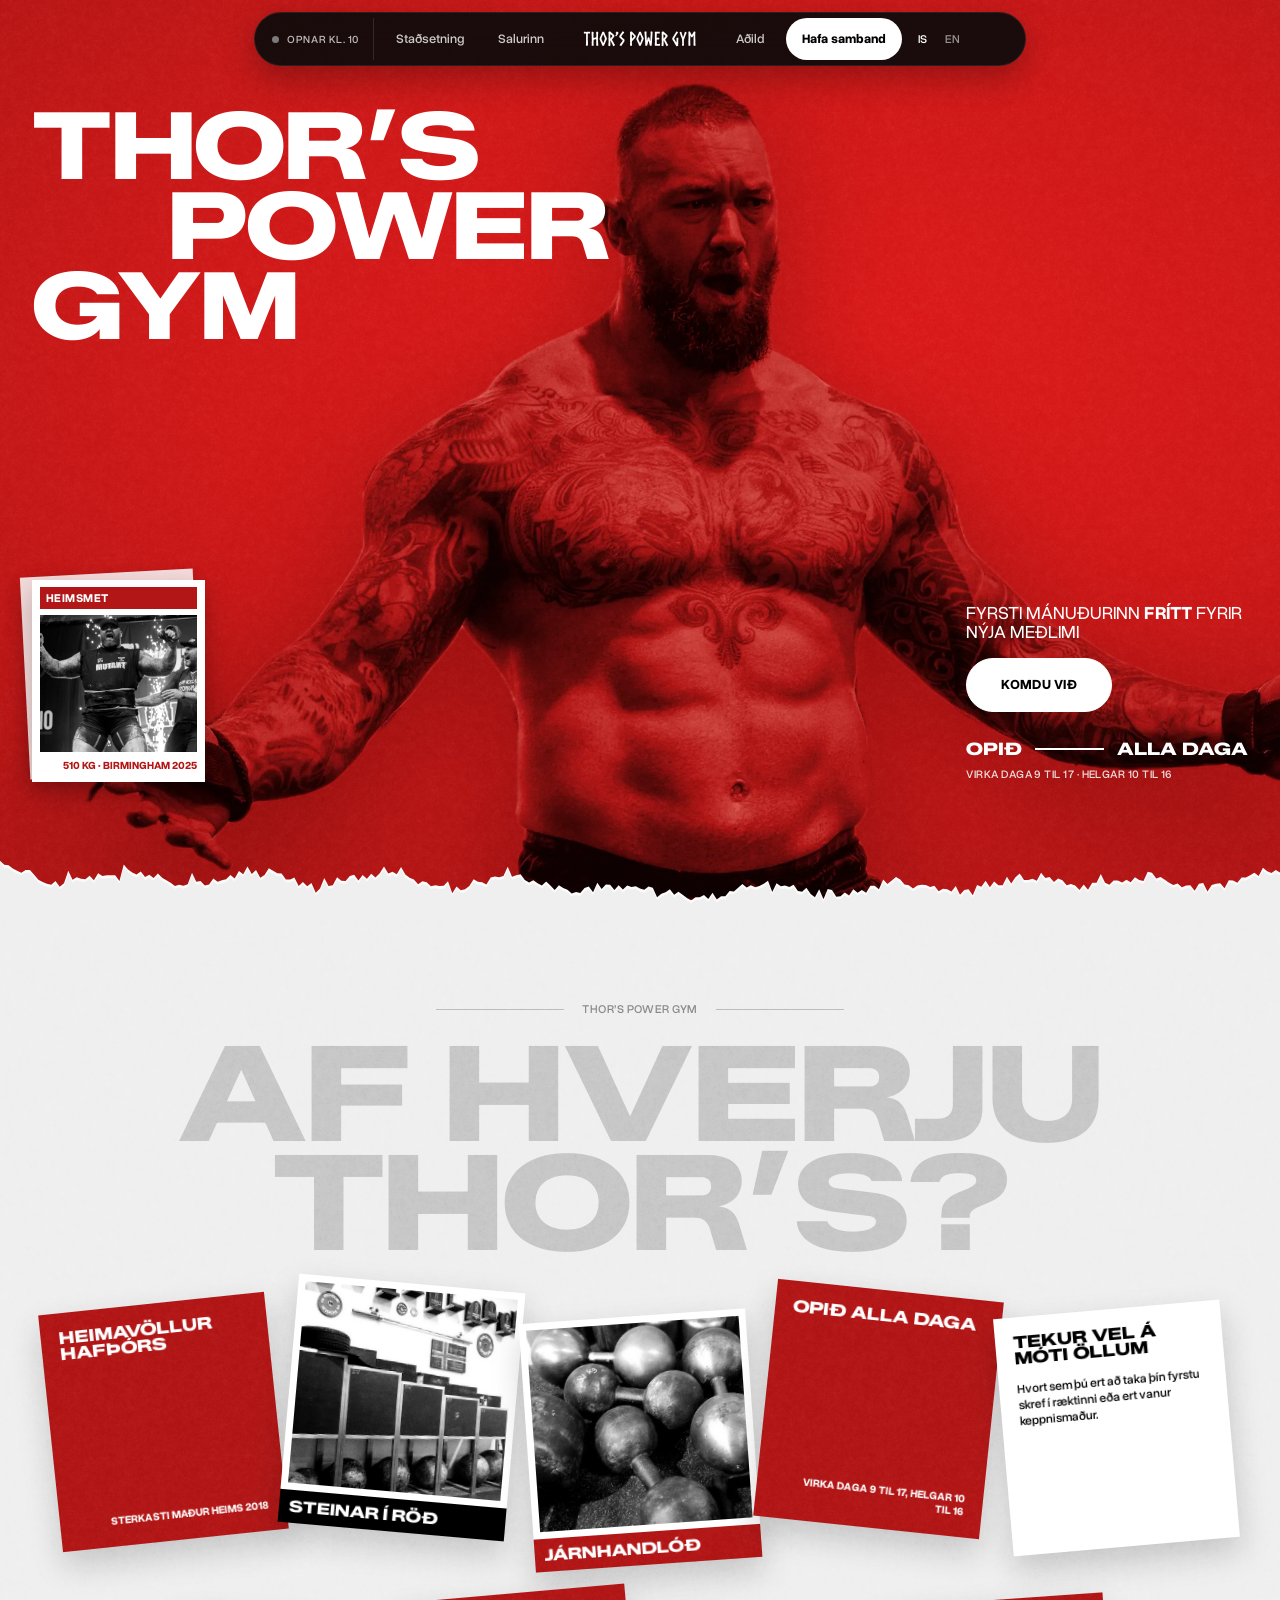
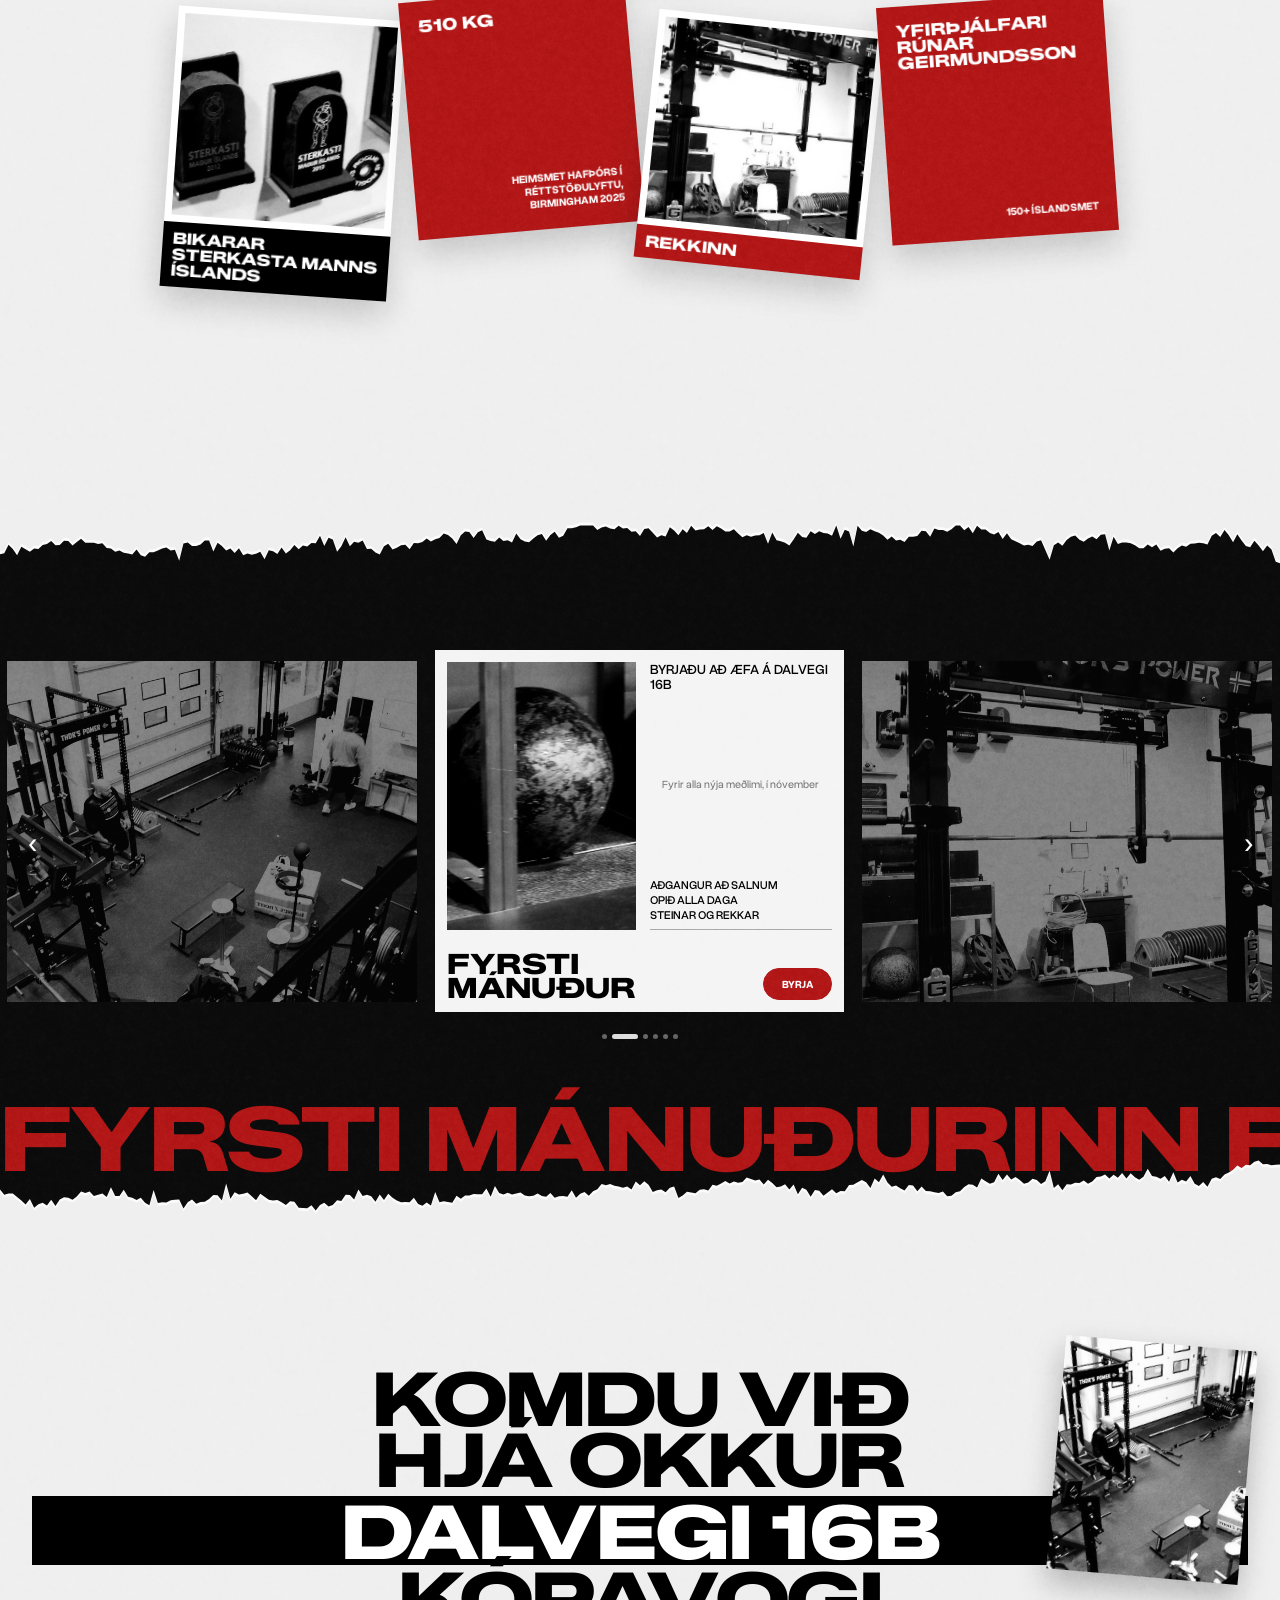
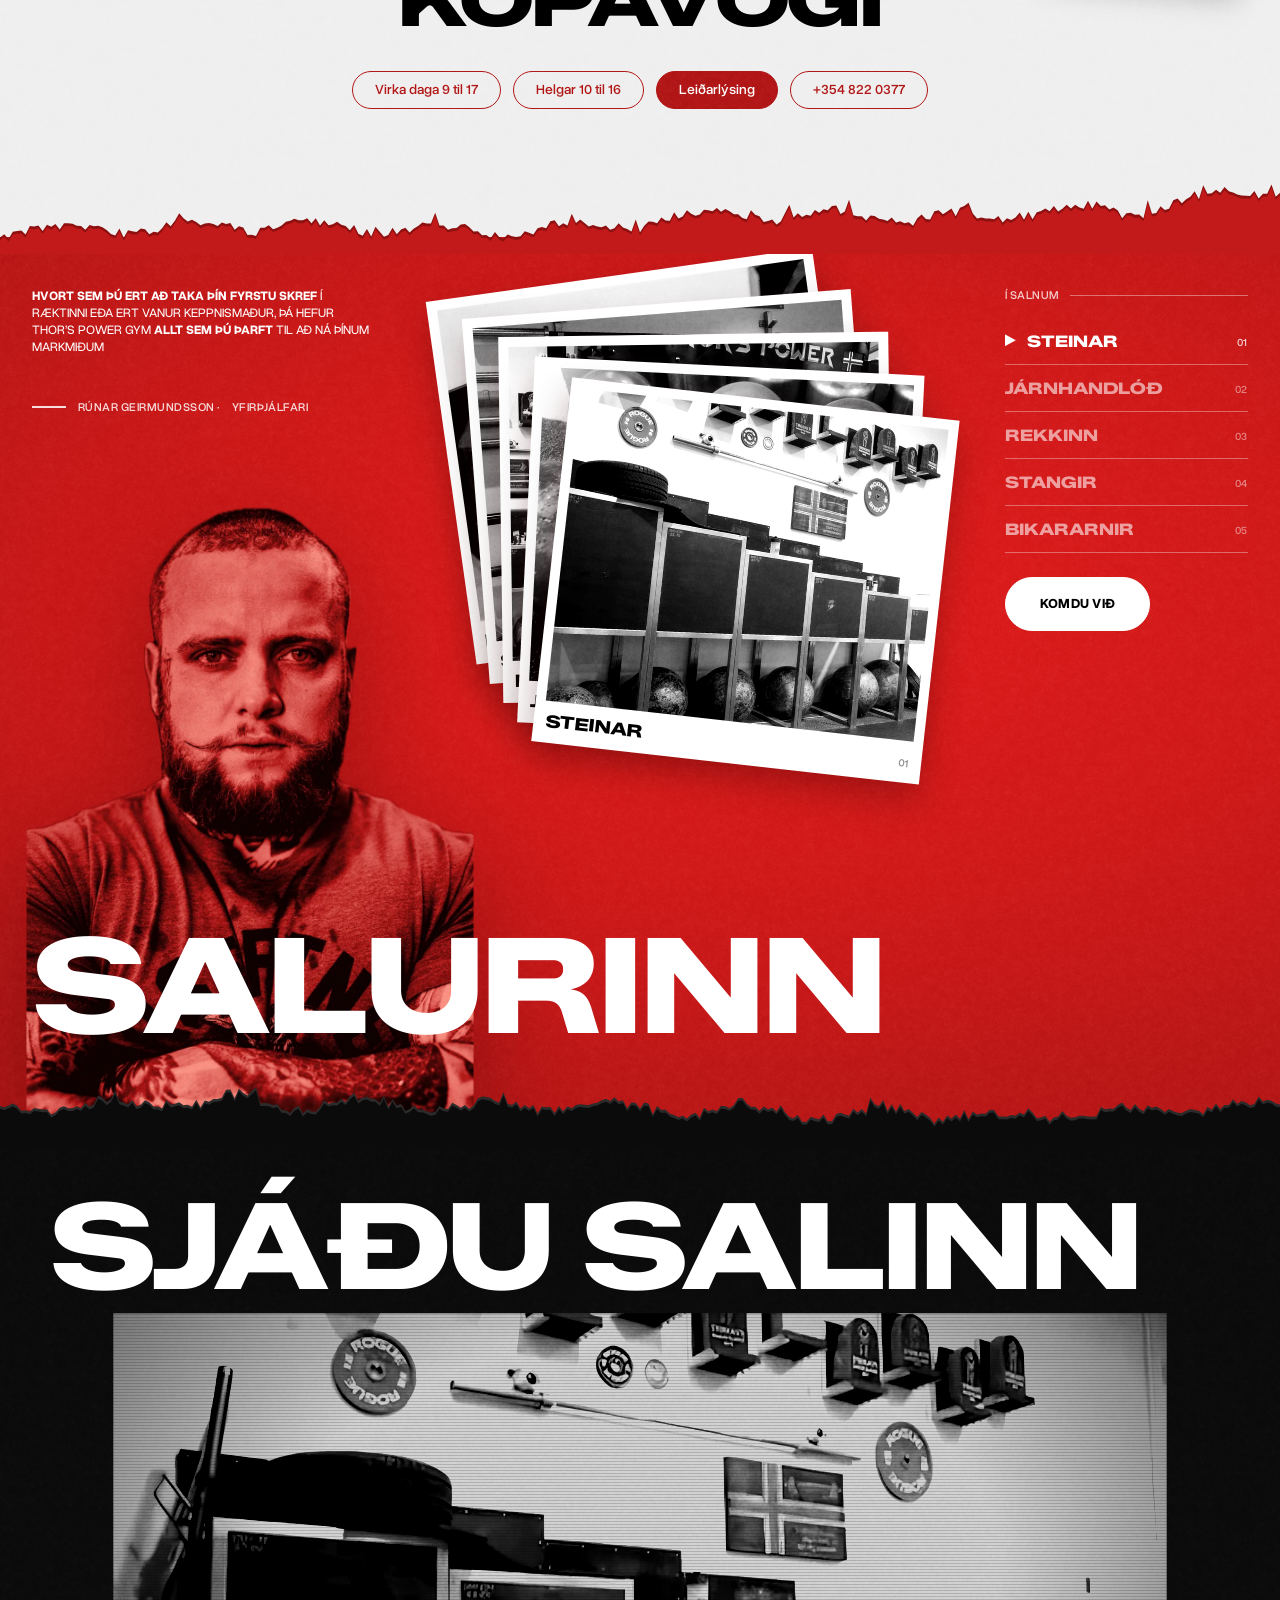
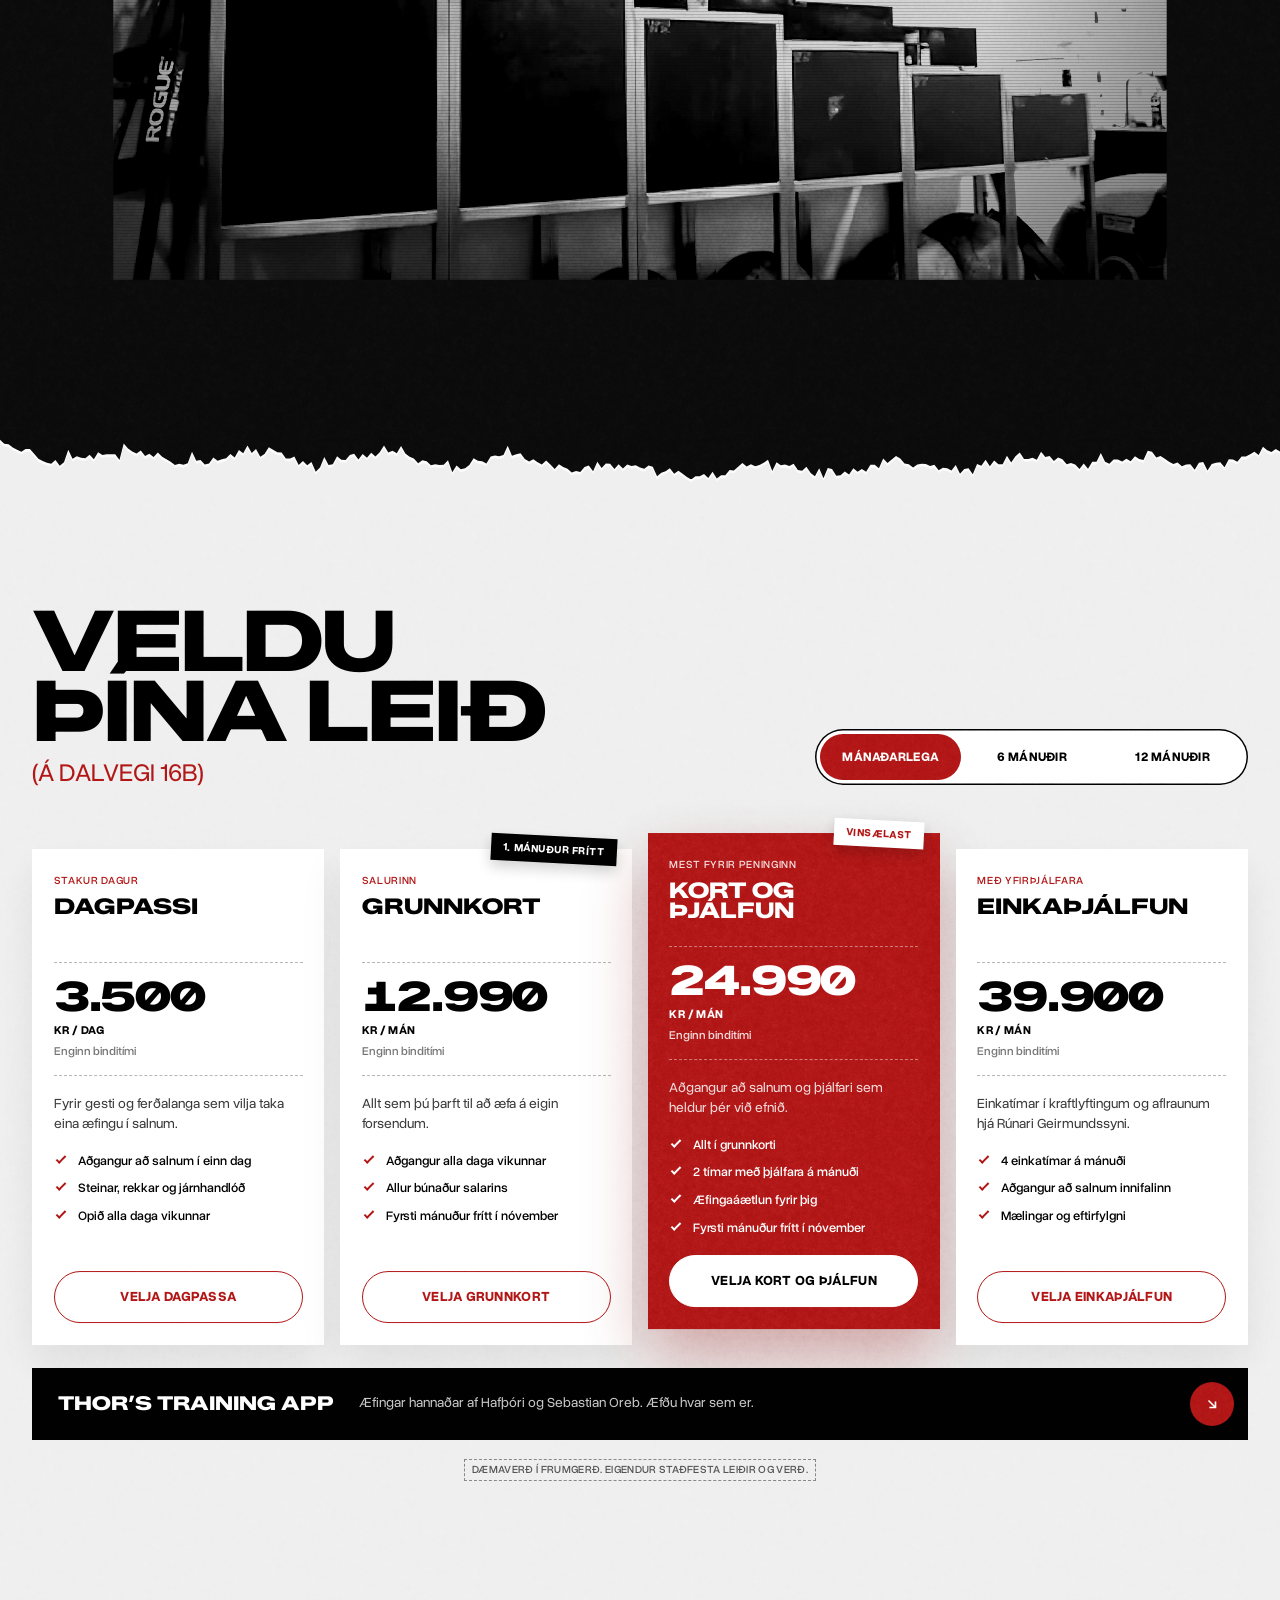
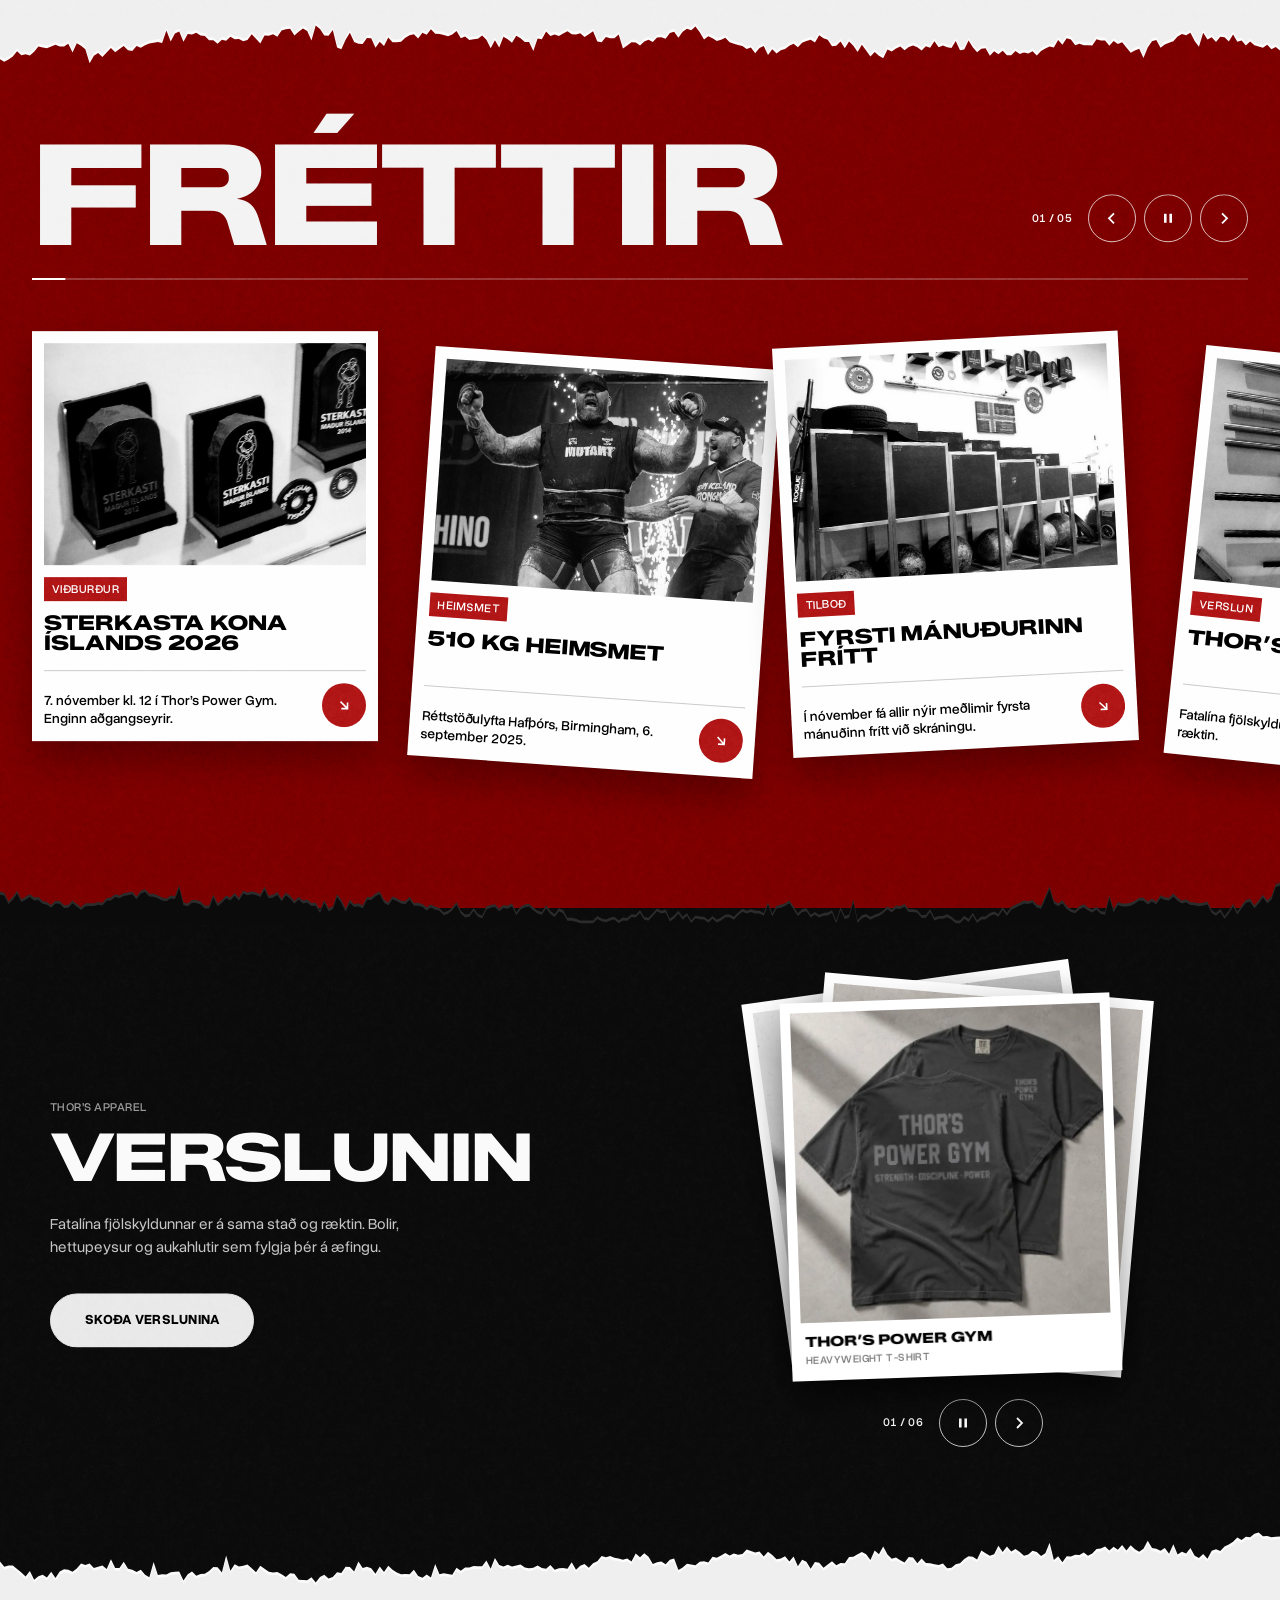
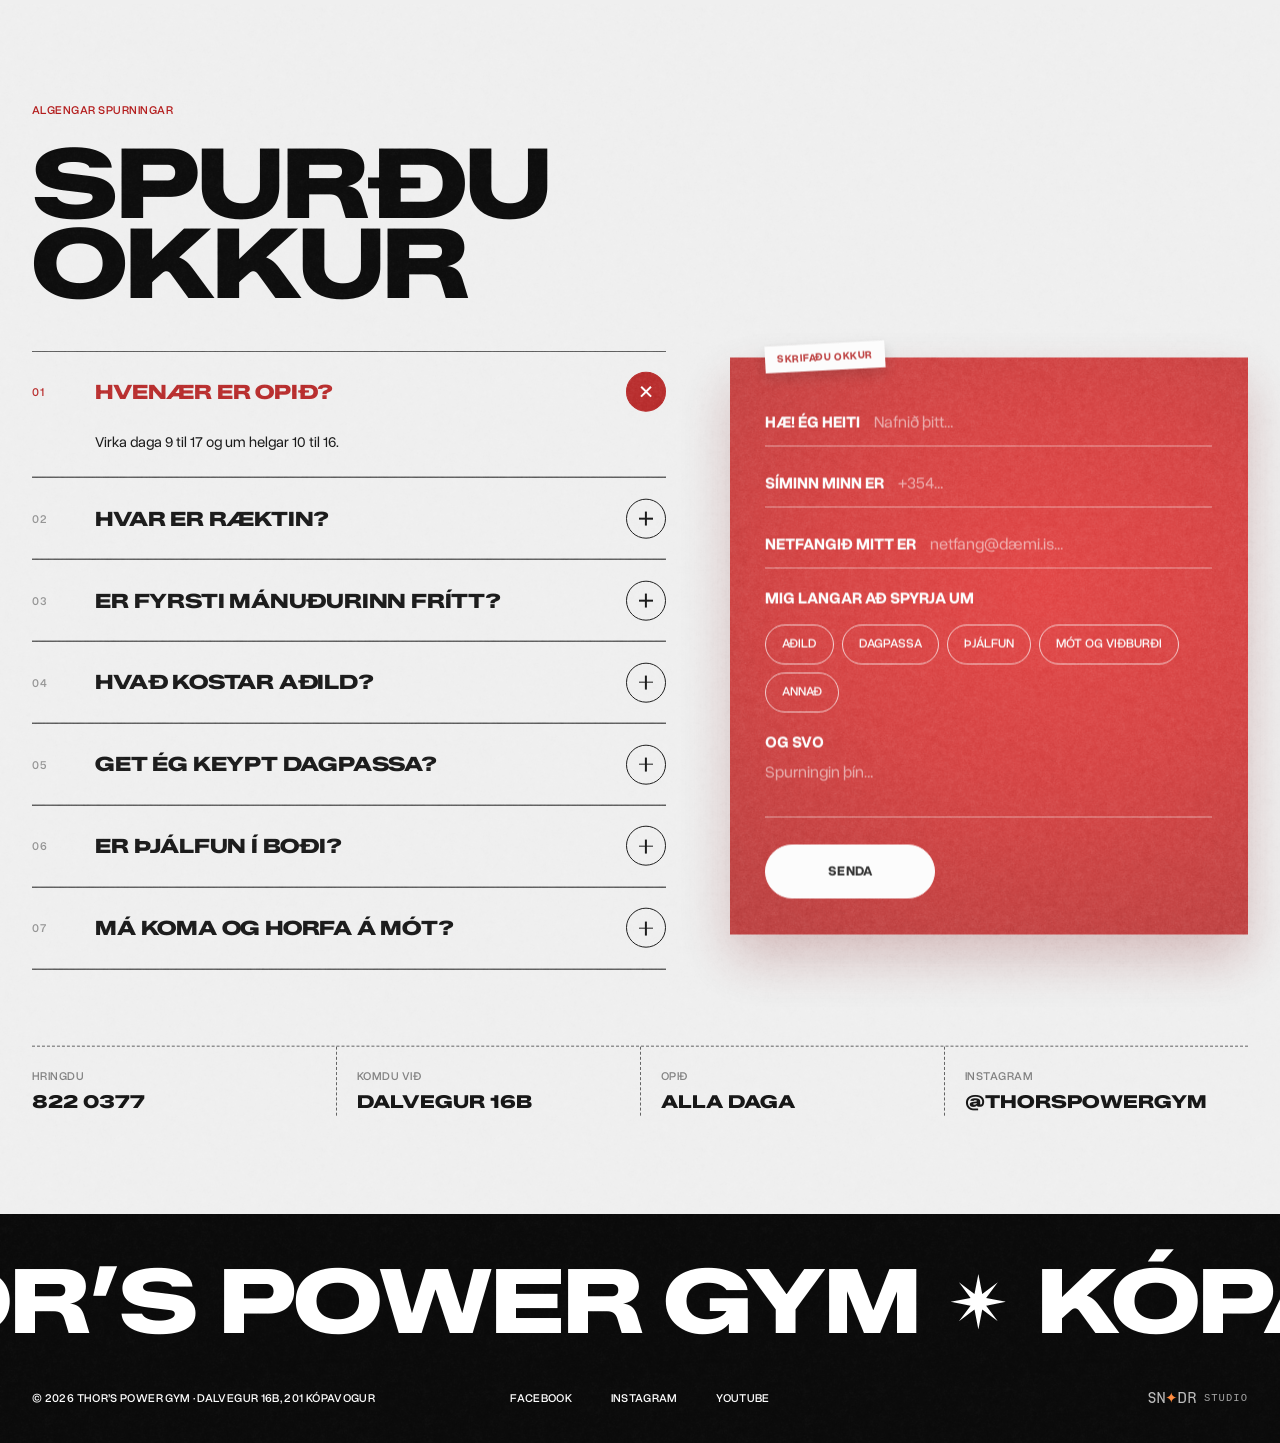
<file: index.html>
<!doctype html>
<html lang="is" data-title-is="Thor’s Power Gym | Dalvegur 16B, Kópavogur" data-title-en="Thor’s Power Gym | Dalvegur 16B, Kópavogur, Iceland">
<head>
<meta charset="utf-8">
<meta name="viewport" content="width=device-width, initial-scale=1, viewport-fit=cover">
<title>Thor’s Power Gym | Dalvegur 16B, Kópavogur</title>
<meta name="description" content="Thor’s Power Gym, Dalvegur 16B, Kópavogur. Opið virka daga 9 til 17 og um helgar 10 til 16. Fyrsti mánuðurinn frítt fyrir nýja meðlimi í nóvember.">
<meta name="robots" content="noindex, nofollow">
<meta name="theme-color" content="#b21616">
<link rel="icon" href="assets/img/icon-192.png" type="image/png">
<link rel="apple-touch-icon" href="assets/img/apple-touch-icon.png">
<link rel="preload" href="assets/fonts/ZalandoExpanded-Black.woff2" as="font" type="font/woff2" crossorigin>
<script>
(function(){var r=document.documentElement;function s(v){if(r.getAttribute('data-input')!==v)r.setAttribute('data-input',v)}addEventListener('pointerdown',function(){s('pointer')},true);addEventListener('keydown',function(e){if(e.key==='Shift'||e.key==='Control'||e.key==='Alt'||e.key==='Meta')return;s('key')},true)})();
(function(){var r=document.documentElement;if(!matchMedia('(prefers-reduced-motion: reduce)').matches){r.classList.add('js-motion');setTimeout(function(){if(!window.__tpgMotion)r.classList.remove('js-motion')},3000)}})();
</script>
<link rel="stylesheet" href="assets/css/site.css">
</head>
<body>
<a class="skip" href="#main"><span data-l="is">Fara í efni</span><span data-l="en">Skip to content</span></a>
<svg width="0" height="0" style="position:absolute" aria-hidden="true">
  <symbol id="star" viewBox="0 0 100 100"><path d="M50 0 57 36 85 15 64 43 100 50 64 57 85 85 57 64 50 100 43 64 15 85 36 57 0 50 36 43 15 15 43 36Z"/></symbol>
  <symbol id="arrow" viewBox="0 0 16 16"><path d="M4 4l8 8M12 5v7H5" fill="none" stroke="currentColor" stroke-width="1.8"/></symbol>
  <symbol id="chev" viewBox="0 0 20 20"><path d="M5 8l5 5 5-5" fill="none" stroke="currentColor" stroke-width="1.8"/></symbol>
</svg>

<!-- header: dynamic island (wordmark centred; sides fold away while scrolling down) -->
<header class="island" data-island>
  <nav class="island__side island__side--l" aria-label="Kaflar">
    <div class="island__in">
      <span class="island__status" data-status><i aria-hidden="true"></i><span data-status-text><span data-l="is">Opið alla daga</span><span data-l="en">Open every day</span></span></span>
      <a href="#stadsetning"><span data-l="is">Staðsetning</span><span data-l="en">Location</span></a>
      <a href="#salurinn"><span data-l="is">Salurinn</span><span data-l="en">The floor</span></a>
    </div>
  </nav>
  <a class="island__logo" href="#main" aria-label="Thor’s Power Gym"><img src="assets/img/logo-white.svg" alt="" width="160" height="33"></a>
  <div class="island__side island__side--r">
    <div class="island__in">
      <a href="#adild"><span data-l="is">Aðild</span><span data-l="en">Membership</span></a>
      <a class="island__cta" href="#hafa-samband"><span data-l="is">Hafa samband</span><span data-l="en">Contact</span></a>
      <div class="lang" role="group" aria-label="Tungumál / Language"><button type="button" data-set-lang="is" aria-pressed="true" lang="is">IS</button><button type="button" data-set-lang="en" aria-pressed="false" lang="en">EN</button></div>
    </div>
  </div>
  <div class="island__m island__m--l"><div class="lang" role="group" aria-label="Tungumál / Language"><button type="button" data-set-lang="is" aria-pressed="true" lang="is">IS</button><button type="button" data-set-lang="en" aria-pressed="false" lang="en">EN</button></div></div>
  <div class="island__m island__m--r"><button class="burger" type="button" aria-expanded="false" aria-controls="menu" data-aria-is="Valmynd" data-aria-en="Menu" aria-label="Valmynd"><span></span><span></span><span></span></button></div>
</header>
<div class="scrim" data-scrim data-open="false" aria-hidden="true"></div>
<nav id="menu" class="menu" tabindex="-1" data-open="false" data-aria-is="Aðalvalmynd" data-aria-en="Main menu" aria-label="Aðalvalmynd">
  <div class="menu__links">
    <a href="#stadsetning"><span data-l="is">Staðsetning</span><span data-l="en">Location</span></a>
    <a href="#salurinn"><span data-l="is">Salurinn</span><span data-l="en">The floor</span></a>
    <a href="#adild"><span data-l="is">Aðild</span><span data-l="en">Membership</span></a>
    <a href="#hafa-samband"><span data-l="is">Hafa samband</span><span data-l="en">Contact</span></a>
  </div>
  <div class="menu__foot">
    <p class="menu__addr label">Dalvegur 16B · <a href="tel:+3548220377">822 0377</a></p>
    <div class="menu__icons">
      <a href="https://www.instagram.com/thorspowergym/" target="_blank" rel="noopener" aria-label="Instagram"><svg viewBox="0 0 24 24" fill="none" stroke="currentColor" stroke-width="1.8"><rect x="4" y="4" width="16" height="16" rx="4"/><circle cx="12" cy="12" r="3.6"/><circle cx="17" cy="7" r=".6" fill="currentColor"/></svg></a>
      <a href="https://www.youtube.com/@Hafthorjulius" target="_blank" rel="noopener" aria-label="YouTube"><svg viewBox="0 0 24 24" fill="currentColor"><path d="M21 8.2a2.6 2.6 0 0 0-1.8-1.8C17.6 6 12 6 12 6s-5.6 0-7.2.4A2.6 2.6 0 0 0 3 8.2 27 27 0 0 0 2.6 12 27 27 0 0 0 3 15.8a2.6 2.6 0 0 0 1.8 1.8C6.4 18 12 18 12 18s5.6 0 7.2-.4a2.6 2.6 0 0 0 1.8-1.8 27 27 0 0 0 .4-3.8 27 27 0 0 0-.4-3.8zM10.2 14.6V9.4L14.8 12z"/></svg></a>
      <a href="https://www.facebook.com/thorspowergym" target="_blank" rel="noopener" aria-label="Facebook"><svg viewBox="0 0 24 24" fill="currentColor"><path d="M13.5 21v-7.5h2.5l.4-3h-2.9V8.6c0-.9.3-1.5 1.5-1.5h1.5V4.4c-.3 0-1.2-.1-2.2-.1-2.2 0-3.8 1.4-3.8 3.9v2.3H8v3h2.5V21z"/></svg></a>
    </div>
  </div>
</nav>

<main id="main">

<!-- 1 HERO: one frame that scales with width and height; left edge, right edge, shared bottom line -->
<section class="hero paper on-red" aria-labelledby="hero-title">
  <div class="hero__in">
    <h1 class="hero__title dsp" id="hero-title" translate="no" aria-label="Thor’s Power Gym">
      <span class="l" aria-hidden="true"><span>Thor’s</span></span>
      <span class="l" aria-hidden="true"><span>Power</span></span>
      <span class="l" aria-hidden="true"><span>Gym</span></span>
    </h1>
    <figure class="hero__fig" data-hero-fig><img src="assets/photo/hafthor-red.webp" alt="Hafþór Júlíus Björnsson" width="2070" height="1400" fetchpriority="high"></figure>
    <div class="hero__card" data-rise>
      <div class="polaroid">
        <span class="label"><span data-l="is">Heimsmet</span><span data-l="en">World record</span></span>
        <img src="assets/photo/record-510.jpg" alt="Hafþór fagnar 510 kg heimsmetinu" data-alt-is="Hafþór fagnar 510 kg heimsmetinu" data-alt-en="Hafþór celebrating his 510 kg world record" width="1280" height="720">
        <p>510 kg · Birmingham 2025</p>
      </div>
    </div>
    <div class="hero__side" data-rise>
      <p class="hero__offer"><span data-l="is">Fyrsti mánuðurinn <b>frítt</b> fyrir nýja meðlimi</span><span data-l="en">First month <b>free</b> for new members</span></p>
      <a class="pill pill--solid-white pill--big" href="#stadsetning"><span data-l="is">Komdu við</span><span data-l="en">Come by</span></a>
      <div class="hero__hours"><span class="at"><span data-l="is">Opið</span><span data-l="en">Open</span></span><span class="rule" aria-hidden="true"></span><span class="big"><span data-l="is">Alla daga</span><span data-l="en">Every day</span></span></div>
      <p class="hero__time"><span data-l="is">Virka daga 9 til 17 · Helgar 10 til 16</span><span data-l="en">Weekdays 9 to 5 · Weekends 10 to 4</span></p>
    </div>
  </div>
</section>

<!-- 2 WHY -->
<section class="why paper on-light" aria-labelledby="why-title">
  <svg class="tear tear--top tear--light" viewBox="0 0 1440 90" preserveAspectRatio="none" aria-hidden="true"><use href="assets/img/tears.svg#tear-a"/></svg>
  <span class="lined label" data-rise>Thor’s Power Gym</span>
  <h2 class="why__title dsp" id="why-title" data-rise><span data-l="is">Af hverju<br>Thor’s?</span><span data-l="en">Why<br>Thor’s?</span></h2>
  <div class="pile" data-pile>
    <div class="scrap scrap--red" style="left:0%;top:3%;--rot:-6deg" data-rot="-6"><h3><span data-l="is">Heimavöllur Hafþórs</span><span data-l="en">Hafþór’s home gym</span></h3><p><span data-l="is">Sterkasti maður heims 2018</span><span data-l="en">World’s Strongest Man 2018</span></p></div>
    <figure class="scrap scrap--photo" style="left:20.2%;top:0%;--rot:5deg" data-rot="5"><img src="assets/photo/atlas-row-m.jpg" alt="" width="1100" height="619" loading="lazy"><figcaption class="strip"><span data-l="is">Steinar í röð</span><span data-l="en">A row of stones</span></figcaption></figure>
    <figure class="scrap scrap--photo" style="left:40.4%;top:5%;--rot:-4deg" data-rot="-4"><img src="assets/photo/iron-dumbbells-m.jpg" alt="" width="1100" height="619" loading="lazy"><figcaption class="strip strip--red"><span data-l="is">Járnhandlóð</span><span data-l="en">Iron dumbbells</span></figcaption></figure>
    <div class="scrap scrap--red" style="left:60.6%;top:1%;--rot:6deg" data-rot="6"><h3><span data-l="is">Opið alla daga</span><span data-l="en">Open every day</span></h3><p><span data-l="is">Virka daga 9 til 17, helgar 10 til 16</span><span data-l="en">Weekdays 9 to 5, weekends 10 to 4</span></p></div>
    <div class="scrap scrap--white" style="left:80.8%;top:4%;--rot:-5deg" data-rot="-5"><h3><span data-l="is">Tekur vel á móti öllum</span><span data-l="en">Welcomes everyone</span></h3><p><span data-l="is">Hvort sem þú ert að taka þín fyrstu skref í ræktinni eða ert vanur keppnismaður.</span><span data-l="en">First steps in the gym or a seasoned competitor.</span></p></div>
    <figure class="scrap scrap--photo" style="left:10.1%;top:50%;--rot:4deg" data-rot="4"><img src="assets/photo/trophies-m.jpg" alt="" width="1100" height="619" loading="lazy"><figcaption class="strip"><span data-l="is">Bikarar Sterkasta manns Íslands</span><span data-l="en">Iceland’s Strongest Man trophies</span></figcaption></figure>
    <div class="scrap scrap--red" style="left:30.3%;top:47%;--rot:-5deg" data-rot="-5"><h3>510 kg</h3><p><span data-l="is">Heimsmet Hafþórs í réttstöðulyftu, Birmingham 2025</span><span data-l="en">Hafþór’s deadlift world record, Birmingham 2025</span></p></div>
    <figure class="scrap scrap--photo" style="left:50.5%;top:51%;--rot:6deg" data-rot="6"><img src="assets/photo/rig-m.jpg" alt="" width="1100" height="619" loading="lazy"><figcaption class="strip strip--red"><span data-l="is">Rekkinn</span><span data-l="en">The rig</span></figcaption></figure>
    <div class="scrap scrap--red" style="left:70.7%;top:48%;--rot:-4deg" data-rot="-4"><h3><span data-l="is">Yfirþjálfari Rúnar Geirmundsson</span><span data-l="en">Head coach Rúnar Geirmundsson</span></h3><p><span data-l="is">150+ Íslandsmet</span><span data-l="en">150+ national records</span></p></div>
  </div>
  <svg class="tear tear--bottom tear--light" viewBox="0 0 1440 90" preserveAspectRatio="none" aria-hidden="true"><use href="assets/img/tears.svg#tear-b"/></svg>
</section>

<!-- 3 OFFERS -->
<section class="offers paper on-black" aria-labelledby="offers-title" id="adild-tilbod">
  <h2 class="vh" id="offers-title"><span data-l="is">Tilboð</span><span data-l="en">Offers</span></h2>
  <div class="car" data-car>
    <div class="car__track">
      <figure class="slide slide--photo"><img src="assets/photo/overhead-m.jpg" alt="Æfing í salnum" data-alt-is="Æfing í salnum" data-alt-en="Training on the floor" width="1100" height="619" loading="lazy"></figure>
      <article class="slide slide--offer">
        <img src="assets/photo/atlas-close-tall.jpg" alt="" width="860" height="1178" loading="lazy">
        <div class="t"><h3><span data-l="is">Byrjaðu að æfa á Dalvegi 16B</span><span data-l="en">Start training at Dalvegur 16B</span></h3><p class="note"><span data-l="is">Fyrir alla nýja meðlimi, í nóvember</span><span data-l="en">For every new member, in November</span></p><p class="incl"><span data-l="is">Aðgangur að salnum<br>Opið alla daga<br>Steinar og rekkar</span><span data-l="en">Access to the floor<br>Open every day<br>Stones and rigs</span></p></div>
        <p class="name"><span data-l="is">Fyrsti<br>mánuður</span><span data-l="en">First<br>month</span></p>
        <a class="pill pill--solid-red" href="#stadsetning"><span data-l="is">Byrja</span><span data-l="en">Start</span></a>
      </article>
      <figure class="slide slide--photo"><img src="assets/photo/rig-m.jpg" alt="THORS POWER rekkinn" data-alt-is="THORS POWER rekkinn" data-alt-en="The THORS POWER rig" width="1100" height="619" loading="lazy"></figure>
      <article class="slide slide--offer">
        <img src="assets/photo/runar-bw.jpg" alt="" width="900" height="1307" loading="lazy">
        <div class="t"><h3><span data-l="is">Þjálfun hjá Rúnari Geirmundssyni</span><span data-l="en">Coaching with Rúnar Geirmundsson</span></h3><p class="note"><span data-l="is">Verð og bókun koma frá eigendum</span><span data-l="en">Price and booking from the owners</span></p><p class="incl"><span data-l="is">Kraftlyftingar<br>Aflraunir</span><span data-l="en">Powerlifting<br>Strongman</span></p></div>
        <p class="name"><span data-l="is">Þjálfun</span><span data-l="en">Coaching</span></p>
        <a class="pill pill--solid-red" href="#adild"><span data-l="is">Nánar</span><span data-l="en">More</span></a>
      </article>
      <figure class="slide slide--photo"><img src="assets/photo/bars-wall-m.jpg" alt="Stangir á vegg" data-alt-is="Stangir á vegg" data-alt-en="Barbells on the wall" width="1100" height="619" loading="lazy"></figure>
      <article class="slide slide--offer">
        <img src="assets/photo/iron-dumbbells-tall.jpg" alt="" width="860" height="1178" loading="lazy">
        <div class="t"><h3><span data-l="is">Æfingar hannaðar af Hafþóri og Sebastian Oreb</span><span data-l="en">Training designed by Thor and Sebastian Oreb</span></h3><p class="note">thorstraining.app</p><p class="incl"><span data-l="is">Hvar sem er</span><span data-l="en">Anywhere</span></p></div>
        <p class="name"><span data-l="is">Appið</span><span data-l="en">The app</span></p>
        <a class="pill pill--solid-red" href="https://thorstraining.app" target="_blank" rel="noopener"><span data-l="is">Opna</span><span data-l="en">Open</span></a>
      </article>
    </div>
    <div class="car__nav"><button type="button" data-dir="-1" data-aria-is="Fyrri" data-aria-en="Previous" aria-label="Fyrri">‹</button><button type="button" data-dir="1" data-aria-is="Næsta" data-aria-en="Next" aria-label="Næsta">›</button></div>
    <div class="dots" aria-hidden="true"></div>
  </div>
  <p class="band dsp" data-drift="-1" aria-hidden="true"><span data-l="is">Fyrsti mánuðurinn frítt</span><span data-l="en">First month free</span><svg><use href="#star"/></svg><span data-l="is">Fyrsti mánuðurinn frítt</span><span data-l="en">First month free</span><svg><use href="#star"/></svg><span data-l="is">Fyrsti mánuðurinn frítt</span><span data-l="en">First month free</span><svg><use href="#star"/></svg></p>
</section>

<!-- 4 LOCATION -->
<section class="loc paper on-light" id="stadsetning" aria-labelledby="loc-title">
  <svg class="tear tear--top tear--light" viewBox="0 0 1440 90" preserveAspectRatio="none" aria-hidden="true"><use href="assets/img/tears.svg#tear-c"/></svg>
  <h2 class="loc__title dsp" id="loc-title">
    <span class="row" data-rise><span data-l="is">Komdu við</span><span data-l="en">Come by</span></span>
    <span class="row" data-rise><span data-l="is">hjá okkur</span><span data-l="en">and see us</span></span>
    <span class="bar" data-bar><span data-l="is">Dalvegi 16B</span><span data-l="en">Dalvegur 16B</span></span>
    <span class="row" data-rise><span data-l="is">Kópavogi</span><span data-l="en">Kópavogur</span></span>
  </h2>
  <figure class="loc__photo" data-tilt="5"><img src="assets/photo/overhead-tall.jpg" alt="Salurinn séður ofan frá" data-alt-is="Salurinn séður ofan frá" data-alt-en="The gym floor from above" width="860" height="1178" loading="lazy"></figure>
  <div class="loc__meta" data-rise>
    <span class="pill pill--outline-red"><span data-l="is">Virka daga 9 til 17</span><span data-l="en">Weekdays 9am to 5pm</span></span>
    <span class="pill pill--outline-red"><span data-l="is">Helgar 10 til 16</span><span data-l="en">Weekends 10am to 4pm</span></span>
    <a class="pill pill--solid-red" href="https://www.google.com/maps/search/?api=1&amp;query=Thor%27s+Power+Gym+Dalvegur+16B+K%C3%B3pavogur" target="_blank" rel="noopener"><span data-l="is">Leiðarlýsing</span><span data-l="en">Directions</span></a>
    <a class="pill pill--outline-red" href="tel:+3548220377">+354 822 0377</a>
  </div>
</section>

<!-- 5 FLOOR -->
<section class="floor paper on-red" id="salurinn" aria-labelledby="floor-title">
  <svg class="tear tear--top tear--red" viewBox="0 0 1440 90" preserveAspectRatio="none" aria-hidden="true"><use href="assets/img/tears.svg#tear-d"/></svg>
  <p class="floor__intro" data-rise><span data-l="is"><b>Hvort sem þú ert að taka þín fyrstu skref</b> í ræktinni eða ert vanur keppnismaður, þá hefur Thor’s Power Gym <b>allt sem þú þarft</b> til að ná þínum markmiðum</span><span data-l="en"><b>Taking your first steps</b> in the gym or a seasoned competitor, Thor’s Power Gym has <b>everything you need</b> to reach your goals</span></p>
  <figure class="floor__fig" data-floor-fig><img src="assets/photo/runar-red.webp" alt="Rúnar Geirmundsson, yfirþjálfari" data-alt-is="Rúnar Geirmundsson, yfirþjálfari" data-alt-en="Rúnar Geirmundsson, head coach" width="1002" height="1400" loading="lazy"></figure>
  <p class="floor__who label" data-rise>Rúnar Geirmundsson · <span data-l="is">Yfirþjálfari</span><span data-l="en">Head coach</span></p>
  <div class="stack" data-stack>
    <figure class="stack__card"><img src="assets/photo/trophies-m.jpg" alt="Bikarar Sterkasta manns Íslands" data-alt-is="Bikarar Sterkasta manns Íslands" data-alt-en="Iceland’s Strongest Man trophies" width="1100" height="619" loading="lazy"><figcaption class="cap"><b><span data-l="is">Bikararnir</span><span data-l="en">Trophies</span></b><span class="cap__n">05</span></figcaption></figure>
    <figure class="stack__card"><img src="assets/photo/bars-wall-m.jpg" alt="Stangir á vegg" data-alt-is="Stangir á vegg" data-alt-en="Barbells on the wall" width="1100" height="619" loading="lazy"><figcaption class="cap"><b><span data-l="is">Stangir</span><span data-l="en">Bars</span></b><span class="cap__n">04</span></figcaption></figure>
    <figure class="stack__card"><img src="assets/photo/rig-m.jpg" alt="THORS POWER rekkinn" data-alt-is="THORS POWER rekkinn" data-alt-en="The THORS POWER rig" width="1100" height="619" loading="lazy"><figcaption class="cap"><b><span data-l="is">Rekkinn</span><span data-l="en">The rig</span></b><span class="cap__n">03</span></figcaption></figure>
    <figure class="stack__card"><img src="assets/photo/iron-dumbbells-m.jpg" alt="Járnhandlóð" data-alt-is="Járnhandlóð" data-alt-en="Iron dumbbells" width="1100" height="619" loading="lazy"><figcaption class="cap"><b><span data-l="is">Járnhandlóð</span><span data-l="en">Iron dumbbells</span></b><span class="cap__n">02</span></figcaption></figure>
    <figure class="stack__card"><img src="assets/photo/atlas-row-m.jpg" alt="Aflraunasteinar í röð" data-alt-is="Aflraunasteinar í röð" data-alt-en="A row of atlas stones" width="1100" height="619" loading="lazy"><figcaption class="cap"><b><span data-l="is">Steinar</span><span data-l="en">Stones</span></b><span class="cap__n">01</span></figcaption></figure>
  </div>
  <div class="formats" data-rise>
    <p class="formats__label label"><span data-l="is">Í salnum</span><span data-l="en">On the floor</span></p>
    <ul data-formats>
      <li><button type="button" aria-pressed="true" data-card="4"><span><span data-l="is">Steinar</span><span data-l="en">Stones</span></span><span>01</span></button></li>
      <li><button type="button" aria-pressed="false" data-card="3"><span><span data-l="is">Járnhandlóð</span><span data-l="en">Iron dumbbells</span></span><span>02</span></button></li>
      <li><button type="button" aria-pressed="false" data-card="2"><span><span data-l="is">Rekkinn</span><span data-l="en">The rig</span></span><span>03</span></button></li>
      <li><button type="button" aria-pressed="false" data-card="1"><span><span data-l="is">Stangir</span><span data-l="en">Bars</span></span><span>04</span></button></li>
      <li><button type="button" aria-pressed="false" data-card="0"><span><span data-l="is">Bikararnir</span><span data-l="en">Trophies</span></span><span>05</span></button></li>
    </ul>
    <a class="pill pill--solid-white pill--big formats__cta" href="#stadsetning"><span data-l="is">Komdu við</span><span data-l="en">Come by</span></a>
  </div>
  <h2 class="floor__word dsp" id="floor-title" data-rise><span data-l="is">Salurinn</span><span data-l="en">The floor</span></h2>
</section>

<!-- 5b FILM -->
<section class="film paper on-black" aria-labelledby="film-title">
  <svg class="tear tear--top tear--black" viewBox="0 0 1440 90" preserveAspectRatio="none" aria-hidden="true"><use href="assets/img/tears.svg#tear-f"/></svg>
  <h2 class="film__title dsp" id="film-title" data-rise><span data-l="is">Sjáðu salinn</span><span data-l="en">See the floor</span></h2>
  <div class="film__frame" data-film>
    <video class="film__video" muted loop data-autoplay playsinline preload="metadata" poster="assets/media/hero-poster.jpg" aria-hidden="true">
      <source src="assets/media/hero-540.mp4" type="video/mp4" media="(max-width: 767px)">
      <source src="assets/media/hero-1600.mp4" type="video/mp4">
    </video>
    <span class="film__grain" aria-hidden="true"></span>
    <span class="film__chip label">Dalvegur 16B<span class="film__src"> · <span data-l="is">Úr myndbandi salarins</span><span data-l="en">From the gym’s own film</span></span></span>
    <button class="film__pause" type="button" aria-pressed="false" data-aria-is="Stöðva myndband" data-aria-en="Pause video" aria-label="Stöðva myndband"><svg data-icon="pause" viewBox="0 0 12 12" aria-hidden="true"><rect x="1.5" y="1" width="3" height="10"/><rect x="7.5" y="1" width="3" height="10"/></svg><svg data-icon="play" viewBox="0 0 12 12" aria-hidden="true"><path d="M2.5 1l8 5-8 5z"/></svg></button>
  </div>
</section>

<!-- 6 PLANS -->
<section class="plans paper on-light" id="adild" aria-labelledby="plans-title">
  <svg class="tear tear--top tear--light" viewBox="0 0 1440 90" preserveAspectRatio="none" aria-hidden="true"><use href="assets/img/tears.svg#tear-a"/></svg>
  <div class="plans__head">
    <div>
      <h2 class="dsp" id="plans-title" data-rise><span data-l="is">Veldu<br>þína leið</span><span data-l="en">Choose<br>your plan</span></h2>
      <p class="sub" data-rise><span data-l="is">(Á Dalvegi 16B)</span><span data-l="en">(At Dalvegur 16B)</span></p>
    </div>
    <div class="term" role="group" data-aria-is="Binditími" data-aria-en="Commitment" aria-label="Binditími" data-term-group data-rise>
      <span class="term__thumb" aria-hidden="true"></span>
      <button type="button" aria-pressed="true" data-term="m"><span data-l="is">Mánaðarlega</span><span data-l="en">Monthly</span></button>
      <button type="button" aria-pressed="false" data-term="6"><span data-l="is">6 mánuðir</span><span data-l="en">6 months</span></button>
      <button type="button" aria-pressed="false" data-term="12"><span data-l="is">12 mánuðir</span><span data-l="en">12 months</span></button>
    </div>
  </div>

  <div class="tiers" data-rise>
    <article class="tier" data-plan-is="Dagpassi" data-plan-en="Day pass" data-topic="dagpassi">
      <header class="tier__head"><span class="tier__kicker"><span data-l="is">Stakur dagur</span><span data-l="en">One day</span></span><h3><span data-l="is">Dagpassi</span><span data-l="en">Day pass</span></h3></header>
      <p class="tier__price"><b data-p-m="3500" data-p-6="3500" data-p-12="3500">3.500</b><span class="tier__unit"><span data-l="is">kr / dag</span><span data-l="en">ISK / day</span></span><span class="tier__was"><span data-l="is">Enginn binditími</span><span data-l="en">No commitment</span></span></p>
      <p class="tier__desc"><span data-l="is">Fyrir gesti og ferðalanga sem vilja taka eina æfingu í salnum.</span><span data-l="en">For visitors who want one session on the floor.</span></p>
      <ul class="tier__list"><li><span data-l="is">Aðgangur að salnum í einn dag</span><span data-l="en">Access to the floor for one day</span></li><li><span data-l="is">Steinar, rekkar og járnhandlóð</span><span data-l="en">Stones, rigs and iron dumbbells</span></li><li><span data-l="is">Opið alla daga vikunnar</span><span data-l="en">Open every day of the week</span></li></ul>
      <a class="tier__cta pill pill--outline-red" href="#hafa-samband" data-pick><span data-l="is">Velja dagpassa</span><span data-l="en">Choose day pass</span></a>
    </article>

    <article class="tier" data-plan-is="Grunnkort" data-plan-en="Basic" data-topic="adild">
      <span class="tape"><span data-l="is">1. mánuður frítt</span><span data-l="en">1st month free</span></span>
      <header class="tier__head"><span class="tier__kicker"><span data-l="is">Salurinn</span><span data-l="en">The floor</span></span><h3><span data-l="is">Grunnkort</span><span data-l="en">Basic</span></h3></header>
      <p class="tier__price"><b data-p-m="12990" data-p-6="11490" data-p-12="9990">12.990</b><span class="tier__unit"><span data-l="is">kr / mán</span><span data-l="en">ISK / month</span></span><span class="tier__was" data-was></span></p>
      <p class="tier__desc"><span data-l="is">Allt sem þú þarft til að æfa á eigin forsendum.</span><span data-l="en">Everything you need to train on your own terms.</span></p>
      <ul class="tier__list"><li><span data-l="is">Aðgangur alla daga vikunnar</span><span data-l="en">Access every day of the week</span></li><li><span data-l="is">Allur búnaður salarins</span><span data-l="en">All the equipment on the floor</span></li><li><span data-l="is">Fyrsti mánuður frítt í nóvember</span><span data-l="en">First month free in November</span></li></ul>
      <a class="tier__cta pill pill--outline-red" href="#hafa-samband" data-pick><span data-l="is">Velja grunnkort</span><span data-l="en">Choose basic</span></a>
    </article>

    <article class="tier tier--featured" data-plan-is="Kort og þjálfun" data-plan-en="Floor and coaching" data-topic="adild">
      <span class="tape tape--white"><span data-l="is">Vinsælast</span><span data-l="en">Most popular</span></span>
      <header class="tier__head"><span class="tier__kicker"><span data-l="is">Mest fyrir peninginn</span><span data-l="en">Best value</span></span><h3><span data-l="is">Kort og þjálfun</span><span data-l="en">Floor and coaching</span></h3></header>
      <p class="tier__price"><b data-p-m="24990" data-p-6="22990" data-p-12="19990">24.990</b><span class="tier__unit"><span data-l="is">kr / mán</span><span data-l="en">ISK / month</span></span><span class="tier__was" data-was></span></p>
      <p class="tier__desc"><span data-l="is">Aðgangur að salnum og þjálfari sem heldur þér við efnið.</span><span data-l="en">Floor access plus a coach who keeps you on track.</span></p>
      <ul class="tier__list"><li><span data-l="is">Allt í grunnkorti</span><span data-l="en">Everything in Basic</span></li><li><span data-l="is">2 tímar með þjálfara á mánuði</span><span data-l="en">2 coached sessions a month</span></li><li><span data-l="is">Æfingaáætlun fyrir þig</span><span data-l="en">A training plan made for you</span></li><li><span data-l="is">Fyrsti mánuður frítt í nóvember</span><span data-l="en">First month free in November</span></li></ul>
      <a class="tier__cta pill pill--solid-white" href="#hafa-samband" data-pick><span data-l="is">Velja kort og þjálfun</span><span data-l="en">Choose this plan</span></a>
    </article>

    <article class="tier" data-plan-is="Einkaþjálfun" data-plan-en="Personal coaching" data-topic="thjalfun">
      <header class="tier__head"><span class="tier__kicker"><span data-l="is">Með yfirþjálfara</span><span data-l="en">With the head coach</span></span><h3><span data-l="is">Einka­þjálfun</span><span data-l="en">Personal coaching</span></h3></header>
      <p class="tier__price"><b data-p-m="39900" data-p-6="37900" data-p-12="34900">39.900</b><span class="tier__unit"><span data-l="is">kr / mán</span><span data-l="en">ISK / month</span></span><span class="tier__was" data-was></span></p>
      <p class="tier__desc"><span data-l="is">Einkatímar í kraftlyftingum og aflraunum hjá Rúnari Geirmundssyni.</span><span data-l="en">One to one powerlifting and strongman sessions with Rúnar Geirmundsson.</span></p>
      <ul class="tier__list"><li><span data-l="is">4 einkatímar á mánuði</span><span data-l="en">4 private sessions a month</span></li><li><span data-l="is">Aðgangur að salnum innifalinn</span><span data-l="en">Floor access included</span></li><li><span data-l="is">Mælingar og eftirfylgni</span><span data-l="en">Check-ins and follow-up</span></li></ul>
      <a class="tier__cta pill pill--outline-red" href="#hafa-samband" data-pick><span data-l="is">Velja einkaþjálfun</span><span data-l="en">Choose coaching</span></a>
    </article>
  </div>

  <a class="tiers__app" href="https://thorstraining.app" target="_blank" rel="noopener" data-rise>
    <b>Thor’s Training App</b>
    <span class="tiers__app-t"><span data-l="is">Æfingar hannaðar af Hafþóri og Sebastian Oreb. Æfðu hvar sem er.</span><span data-l="en">Training designed by Thor and Sebastian Oreb. Train anywhere.</span></span>
    <span class="round" aria-hidden="true"><svg><use href="#arrow"/></svg></span>
  </a>
  <p class="tiers__note"><span class="slot"><span data-l="is">Dæmaverð í frumgerð. Eigendur staðfesta leiðir og verð.</span><span data-l="en">Placeholder prices in this prototype. The owners confirm plans and prices.</span></span></p>
  <svg class="tear tear--bottom tear--light" viewBox="0 0 1440 90" preserveAspectRatio="none" aria-hidden="true"><use href="assets/img/tears.svg#tear-e"/></svg>
</section>

<!-- 7 NEWS -->
<section class="news paper on-burgundy" aria-labelledby="news-title">
  <div class="news__head">
    <h2 class="news__title dsp" id="news-title" data-rise><span data-l="is">Fréttir</span><span data-l="en">News</span></h2>
    <div class="news__ctrl" data-rise>
      <span class="news__count label" data-news-count aria-hidden="true">01 / 05</span>
      <button class="news__btn" type="button" data-news-dir="-1" data-aria-is="Fyrri frétt" data-aria-en="Previous story" aria-label="Fyrri frétt"><svg viewBox="0 0 14 14" aria-hidden="true"><path d="M9 2L4 7l5 5" fill="none" stroke="currentColor" stroke-width="1.8"/></svg></button>
      <button class="news__btn news__play" type="button" data-news-play data-state="play" data-aria-is="Stöðva sjálfvirka spilun" data-aria-en="Pause autoplay" aria-label="Stöðva sjálfvirka spilun"><svg data-icon="pause" viewBox="0 0 12 12" aria-hidden="true"><rect x="2" y="1.5" width="2.6" height="9"/><rect x="7.4" y="1.5" width="2.6" height="9"/></svg><svg data-icon="play" viewBox="0 0 12 12" aria-hidden="true"><path d="M3 1.5l7 4.5-7 4.5z"/></svg></button>
      <button class="news__btn" type="button" data-news-dir="1" data-aria-is="Næsta frétt" data-aria-en="Next story" aria-label="Næsta frétt"><svg viewBox="0 0 14 14" aria-hidden="true"><path d="M5 2l5 5-5 5" fill="none" stroke="currentColor" stroke-width="1.8"/></svg></button>
    </div>
  </div>
  <div class="news__bar" aria-hidden="true"><i></i></div>
  <div class="news__view" data-news role="region" aria-roledescription="carousel" data-aria-is="Fréttir" data-aria-en="News" aria-label="Fréttir">
    <div class="news__track">
      <a class="post" href="https://www.instagram.com/thorspowergym/reel/De4wVkNt_Ng/" target="_blank" rel="noopener" draggable="false"><img src="assets/photo/trophies-m.jpg" alt="" width="1100" height="619" loading="lazy" draggable="false"><span class="post__tag label"><span data-l="is">Viðburður</span><span data-l="en">Event</span></span><h3><span data-l="is">Sterkasta kona Íslands 2026</span><span data-l="en">Iceland’s Strongest Woman 2026</span></h3><div class="foot"><p><span data-l="is">7. nóvember kl. 12 í Thor’s Power Gym. Enginn aðgangseyrir.</span><span data-l="en">7 November, 12pm, at Thor’s Power Gym. No entry fee.</span></p><span class="round" aria-hidden="true"><svg><use href="#arrow"/></svg></span></div></a>
      <a class="post" href="https://www.youtube.com/watch?v=j8rIUAZk004" target="_blank" rel="noopener" draggable="false"><img src="assets/photo/record-510.jpg" alt="" width="1280" height="720" loading="lazy" draggable="false"><span class="post__tag label"><span data-l="is">Heimsmet</span><span data-l="en">World record</span></span><h3><span data-l="is">510 kg heimsmet</span><span data-l="en">510 kg world record</span></h3><div class="foot"><p><span data-l="is">Réttstöðulyfta Hafþórs, Birmingham, 6. september 2025.</span><span data-l="en">Hafþór’s deadlift, Birmingham, 6 September 2025.</span></p><span class="round" aria-hidden="true"><svg><use href="#arrow"/></svg></span></div></a>
      <a class="post" href="https://www.instagram.com/thorspowergym/reel/DfSQXj4tM_v/" target="_blank" rel="noopener" draggable="false"><img src="assets/photo/atlas-row-m.jpg" alt="" width="1100" height="619" loading="lazy" draggable="false"><span class="post__tag label"><span data-l="is">Tilboð</span><span data-l="en">Offer</span></span><h3><span data-l="is">Fyrsti mánuðurinn frítt</span><span data-l="en">First month free</span></h3><div class="foot"><p><span data-l="is">Í nóvember fá allir nýir meðlimir fyrsta mánuðinn frítt við skráningu.</span><span data-l="en">In November, every new member gets the first month free.</span></p><span class="round" aria-hidden="true"><svg><use href="#arrow"/></svg></span></div></a>
      <a class="post" href="https://thorsapparel.com" target="_blank" rel="noopener" draggable="false"><img src="assets/photo/bars-wall-m.jpg" alt="" width="1100" height="619" loading="lazy" draggable="false"><span class="post__tag label"><span data-l="is">Verslun</span><span data-l="en">Shop</span></span><h3>Thor’s Apparel</h3><div class="foot"><p><span data-l="is">Fatalína fjölskyldunnar er á sama stað og ræktin.</span><span data-l="en">The family’s clothing line shares the gym’s address.</span></p><span class="round" aria-hidden="true"><svg><use href="#arrow"/></svg></span></div></a>
      <a class="post" href="https://thorstraining.app" target="_blank" rel="noopener" draggable="false"><img src="assets/photo/overhead-m.jpg" alt="" width="1100" height="619" loading="lazy" draggable="false"><span class="post__tag label"><span data-l="is">Appið</span><span data-l="en">The app</span></span><h3>Thor’s Training App</h3><div class="foot"><p><span data-l="is">Æfingar hannaðar af Hafþóri og Sebastian Oreb.</span><span data-l="en">Training designed by Thor and Sebastian Oreb.</span></p><span class="round" aria-hidden="true"><svg><use href="#arrow"/></svg></span></div></a>
    </div>
  </div>
</section>

<!-- 7b SHOP: Thor's Apparel, small deck that deals one product at a time -->
<section class="shop paper on-black" aria-labelledby="shop-title">
  <svg class="tear tear--top tear--black" viewBox="0 0 1440 90" preserveAspectRatio="none" aria-hidden="true"><use href="assets/img/tears.svg#tear-b"/></svg>
  <div class="shop__in">
    <div class="shop__copy">
      <span class="shop__kicker label" data-rise>Thor’s Apparel</span>
      <h2 class="shop__title dsp" id="shop-title" data-rise><span data-l="is">Verslunin</span><span data-l="en">The shop</span></h2>
      <p class="shop__text" data-rise><span data-l="is">Fatalína fjölskyldunnar er á sama stað og ræktin. Bolir, hettupeysur og aukahlutir sem fylgja þér á æfingu.</span><span data-l="en">The family’s clothing line shares the gym’s address. Tees, hoodies and kit that come with you to every session.</span></p>
      <a class="pill pill--solid-white pill--big" href="https://thorsapparel.com" target="_blank" rel="noopener" data-rise><span data-l="is">Skoða verslunina</span><span data-l="en">Visit the shop</span></a>
    </div>
    <div class="shop__deck">
      <div class="deck" data-deck role="region" aria-roledescription="carousel" data-aria-is="Vörur úr versluninni" data-aria-en="Products from the shop" aria-label="Vörur úr versluninni">
        <a class="deck__card" href="https://thorsapparel.com/products/thors-power-gym-on-back-heavyweight-t-shirt" target="_blank" rel="noopener"><img src="assets/shop/shop-tpg-flat.webp" alt="Thor’s Power Gym bolur" data-alt-is="Thor’s Power Gym bolur" data-alt-en="Thor’s Power Gym T-shirt" width="640" height="640" loading="lazy"><span class="deck__cap"><b>Thor’s Power Gym</b><span>Heavyweight T-shirt</span></span></a>
        <a class="deck__card" href="https://thorsapparel.com/products/510-kg-thors-gym-logo-heavyweight-t-shirt" target="_blank" rel="noopener"><img src="assets/shop/shop-kg510-flat.webp" alt="510 kg Thor’s Gym bolur" data-alt-is="510 kg Thor’s Gym bolur" data-alt-en="510 kg Thor’s Gym T-shirt" width="640" height="640" loading="lazy"><span class="deck__cap"><b>510 kg Thor’s Gym</b><span>Heavyweight T-shirt</span></span></a>
        <a class="deck__card" href="https://thorsapparel.com/products/thor-words-training-to-fight-the-mountain-unisex-t-shirt" target="_blank" rel="noopener"><img src="assets/shop/shop-tfm-flat.webp" alt="Training to fight the mountain bolur" data-alt-is="Training to fight the mountain bolur" data-alt-en="Training to fight the mountain T-shirt" width="640" height="640" loading="lazy"><span class="deck__cap"><b>Fight the mountain</b><span>Unisex T-shirt</span></span></a>
        <a class="deck__card" href="https://thorsapparel.com/products/pain-into-power-hoodie" target="_blank" rel="noopener"><img src="assets/shop/shop-hoodie-pain.webp" alt="Pain into Power hettupeysa" data-alt-is="Pain into Power hettupeysa" data-alt-en="Pain into Power hoodie" width="640" height="640" loading="lazy"><span class="deck__cap"><b>Pain into Power</b><span>Soft hoodie</span></span></a>
        <a class="deck__card" href="https://thorsapparel.com/products/thors-power-gym-stainless-water-bottle" target="_blank" rel="noopener"><img src="assets/shop/shop-bottle.webp" alt="Thor’s Power Gym vatnsbrúsi" data-alt-is="Thor’s Power Gym vatnsbrúsi" data-alt-en="Thor’s Power Gym water bottle" width="640" height="640" loading="lazy"><span class="deck__cap"><b>Thor’s Power Gym</b><span>Water bottle</span></span></a>
        <a class="deck__card" href="https://thorsapparel.com/products/thors-power-logo-embroidered-beanie-1" target="_blank" rel="noopener"><img src="assets/shop/shop-beanie.webp" alt="Thor’s Power húfa" data-alt-is="Thor’s Power húfa" data-alt-en="Thor’s Power beanie" width="640" height="640" loading="lazy"><span class="deck__cap"><b>Thor’s Power logo</b><span>Embroidered beanie</span></span></a>
      </div>
      <div class="deck__ctrl">
        <span class="news__count label" data-deck-count aria-hidden="true">01 / 06</span>
        <button class="news__btn news__play" type="button" data-deck-play data-state="play" data-aria-is="Stöðva sjálfvirka spilun" data-aria-en="Pause autoplay" aria-label="Stöðva sjálfvirka spilun"><svg data-icon="pause" viewBox="0 0 12 12" aria-hidden="true"><rect x="2" y="1.5" width="2.6" height="9"/><rect x="7.4" y="1.5" width="2.6" height="9"/></svg><svg data-icon="play" viewBox="0 0 12 12" aria-hidden="true"><path d="M3 1.5l7 4.5-7 4.5z"/></svg></button>
        <button class="news__btn" type="button" data-deck-next data-aria-is="Næsta vara" data-aria-en="Next product" aria-label="Næsta vara"><svg viewBox="0 0 14 14" aria-hidden="true"><path d="M5 2l5 5-5 5" fill="none" stroke="currentColor" stroke-width="1.8"/></svg></button>
      </div>
    </div>
  </div>
</section>

<!-- 8 ASK -->
<section class="ask paper on-light" id="hafa-samband" aria-labelledby="ask-title">
  <svg class="tear tear--top tear--light" viewBox="0 0 1440 90" preserveAspectRatio="none" aria-hidden="true"><use href="assets/img/tears.svg#tear-c"/></svg>
  <div class="ask__grid">
    <div class="ask__faq">
      <span class="ask__kicker label" data-rise><span data-l="is">Algengar spurningar</span><span data-l="en">Common questions</span></span>
      <h2 class="ask__title dsp" id="ask-title" data-rise><span data-l="is">Spurðu<br>okkur</span><span data-l="en">Ask<br>us</span></h2>
      <div class="faq" data-rise>
        <div class="faq__row is-open"><h3 class="faq__h"><button class="faq__q" id="fq1" type="button" aria-expanded="true" aria-controls="fa1"><span class="faq__n">01</span><span class="qq"><span data-l="is">Hvenær er opið?</span><span data-l="en">When are you open?</span></span><span class="faq__x" aria-hidden="true"></span></button></h3><div class="faq__a" id="fa1" role="region" aria-labelledby="fq1" style="height:auto"><p><span data-l="is">Virka daga 9 til 17 og um helgar 10 til 16.</span><span data-l="en">Weekdays 9am to 5pm, weekends 10am to 4pm.</span></p></div></div>
        <div class="faq__row"><h3 class="faq__h"><button class="faq__q" id="fq2" type="button" aria-expanded="false" aria-controls="fa2"><span class="faq__n">02</span><span class="qq"><span data-l="is">Hvar er ræktin?</span><span data-l="en">Where is the gym?</span></span><span class="faq__x" aria-hidden="true"></span></button></h3><div class="faq__a" id="fa2" role="region" aria-labelledby="fq2"><p><span data-l="is">Dalvegur 16B, 201 Kópavogur. Thor’s Apparel er á sama stað.</span><span data-l="en">Dalvegur 16B, 201 Kópavogur. Thor’s Apparel is at the same address.</span></p></div></div>
        <div class="faq__row"><h3 class="faq__h"><button class="faq__q" id="fq3" type="button" aria-expanded="false" aria-controls="fa3"><span class="faq__n">03</span><span class="qq"><span data-l="is">Er fyrsti mánuðurinn frítt?</span><span data-l="en">Is the first month free?</span></span><span class="faq__x" aria-hidden="true"></span></button></h3><div class="faq__a" id="fa3" role="region" aria-labelledby="fq3"><p><span data-l="is">Já, í nóvember fá allir nýir meðlimir fyrsta mánuðinn frítt við skráningu.</span><span data-l="en">Yes, in November every new member gets the first month free when they sign up.</span></p></div></div>
        <div class="faq__row"><h3 class="faq__h"><button class="faq__q" id="fq4" type="button" aria-expanded="false" aria-controls="fa4"><span class="faq__n">04</span><span class="qq"><span data-l="is">Hvað kostar aðild?</span><span data-l="en">What does membership cost?</span></span><span class="faq__x" aria-hidden="true"></span></button></h3><div class="faq__a" id="fa4" role="region" aria-labelledby="fq4"><p><span data-l="is">Þú velur mánaðarlegt kort eða binditíma til 6 eða 12 mánaða. <a href="#adild">Sjáðu leiðirnar og verðin</a>.</span><span data-l="en">Choose monthly or commit for 6 or 12 months. <a href="#adild">See the plans and prices</a>.</span></p></div></div>
        <div class="faq__row"><h3 class="faq__h"><button class="faq__q" id="fq5" type="button" aria-expanded="false" aria-controls="fa5"><span class="faq__n">05</span><span class="qq"><span data-l="is">Get ég keypt dagpassa?</span><span data-l="en">Can I buy a day pass?</span></span><span class="faq__x" aria-hidden="true"></span></button></h3><div class="faq__a" id="fa5" role="region" aria-labelledby="fq5"><p><span data-l="is">Já, dagpassi gildir í salinn í einn dag. Hentar vel ef þú ert á ferðinni.</span><span data-l="en">Yes, a day pass gives you the floor for one day. Handy if you are passing through.</span></p></div></div>
        <div class="faq__row"><h3 class="faq__h"><button class="faq__q" id="fq6" type="button" aria-expanded="false" aria-controls="fa6"><span class="faq__n">06</span><span class="qq"><span data-l="is">Er þjálfun í boði?</span><span data-l="en">Is coaching available?</span></span><span class="faq__x" aria-hidden="true"></span></button></h3><div class="faq__a" id="fa6" role="region" aria-labelledby="fq6"><p><span data-l="is">Yfirþjálfari er Rúnar Geirmundsson, kraftlyftingamaður og aflraunamaður úr Grundarfirði.</span><span data-l="en">The head coach is Rúnar Geirmundsson, a powerlifter and strongman from Grundarfjörður.</span></p></div></div>
        <div class="faq__row"><h3 class="faq__h"><button class="faq__q" id="fq7" type="button" aria-expanded="false" aria-controls="fa7"><span class="faq__n">07</span><span class="qq"><span data-l="is">Má koma og horfa á mót?</span><span data-l="en">Can I come and watch a competition?</span></span><span class="faq__x" aria-hidden="true"></span></button></h3><div class="faq__a" id="fa7" role="region" aria-labelledby="fq7"><p><span data-l="is">Já. Sterkasta kona Íslands 2026 fer fram í salnum 7. nóvember kl. 12 og það er enginn aðgangseyrir.</span><span data-l="en">Yes. Iceland’s Strongest Woman 2026 is held on the floor on 7 November at 12pm, with no entry fee.</span></p></div></div>
      </div>
    </div>

    <div class="ask__side">
      <form class="form paper on-red" data-form novalidate data-rise>
        <span class="tape tape--white"><span data-l="is">Skrifaðu okkur</span><span data-l="en">Write to us</span></span>
        <div class="form__line"><label for="f-name"><span data-l="is">Hæ! Ég heiti</span><span data-l="en">Hi! My name is</span></label><input id="f-name" name="name" type="text" autocomplete="name" placeholder="Nafnið þitt…" data-ph-is="Nafnið þitt…" data-ph-en="Your name…"></div>
        <div class="form__line"><label for="f-tel"><span data-l="is">Síminn minn er</span><span data-l="en">My phone is</span></label><input id="f-tel" name="tel" type="tel" inputmode="tel" autocomplete="tel" placeholder="+354…" data-ph-is="+354…" data-ph-en="+354…"></div>
        <div class="form__line"><label for="f-email"><span data-l="is">Netfangið mitt er</span><span data-l="en">My e-mail is</span></label><input id="f-email" name="email" type="email" autocomplete="email" spellcheck="false" placeholder="netfang@dæmi.is…" data-ph-is="netfang@dæmi.is…" data-ph-en="you@example.com…"></div>
        <fieldset class="form__topics">
          <legend><span data-l="is">Mig langar að spyrja um</span><span data-l="en">I’d like to ask about</span></legend>
          <div class="form__chips">
            <label class="chipr"><input type="radio" name="topic" value="adild"><span><span data-l="is">Aðild</span><span data-l="en">Membership</span></span></label>
            <label class="chipr"><input type="radio" name="topic" value="dagpassi"><span><span data-l="is">Dagpassa</span><span data-l="en">Day pass</span></span></label>
            <label class="chipr"><input type="radio" name="topic" value="thjalfun"><span><span data-l="is">Þjálfun</span><span data-l="en">Coaching</span></span></label>
            <label class="chipr"><input type="radio" name="topic" value="motin"><span><span data-l="is">Mót og viðburði</span><span data-l="en">Events</span></span></label>
            <label class="chipr"><input type="radio" name="topic" value="annad"><span><span data-l="is">Annað</span><span data-l="en">Something else</span></span></label>
          </div>
        </fieldset>
        <p class="form__plan" data-plan hidden><span class="label"><span data-l="is">Valin leið</span><span data-l="en">Chosen plan</span></span><b data-plan-name></b><button type="button" data-plan-clear data-aria-is="Hreinsa valda leið" data-aria-en="Clear chosen plan" aria-label="Hreinsa valda leið"><svg viewBox="0 0 12 12" aria-hidden="true"><path d="M2 2l8 8M10 2l-8 8" stroke="currentColor" stroke-width="1.8"/></svg></button></p>
        <div class="form__line form__line--msg"><label for="f-msg"><span data-l="is">Og svo</span><span data-l="en">And</span></label><textarea id="f-msg" name="msg" rows="2" placeholder="Spurningin þín…" data-ph-is="Spurningin þín…" data-ph-en="Your question…"></textarea></div>
        <div class="form__foot">
          <button class="pill pill--solid-white pill--big" type="submit"><span data-l="is">Senda</span><span data-l="en">Send</span></button>
          <p class="form__note" aria-live="polite"></p>
        </div>
      </form>
    </div>
  </div>

  <ul class="ask__info" data-rise>
    <li><span class="label"><span data-l="is">Hringdu</span><span data-l="en">Call</span></span><a href="tel:+3548220377">822 0377</a></li>
    <li><span class="label"><span data-l="is">Komdu við</span><span data-l="en">Visit</span></span><a href="https://www.google.com/maps/search/?api=1&amp;query=Thor%27s+Power+Gym+Dalvegur+16B+K%C3%B3pavogur" target="_blank" rel="noopener">Dalvegur 16B</a></li>
    <li><span class="label"><span data-l="is">Opið</span><span data-l="en">Open</span></span><span><span data-l="is">Alla daga</span><span data-l="en">Every day</span></span></li>
    <li><span class="label">Instagram</span><a href="https://www.instagram.com/thorspowergym/" target="_blank" rel="noopener">@thorspowergym</a></li>
  </ul>
</section>

</main>

<!-- 9 FOOTER -->
<footer class="foot paper on-black">
  <p class="band band--white dsp" data-drift="1" aria-hidden="true"><span>Thor’s Power Gym</span><svg><use href="#star"/></svg><span>Kópavogur</span><svg><use href="#star"/></svg><span>Thor’s Power Gym</span><svg><use href="#star"/></svg><span>Kópavogur</span><svg><use href="#star"/></svg></p>
  <div class="foot__row">
    <span>© <span data-year>2026</span> Thor’s Power Gym · Dalvegur 16B, 201 Kópavogur</span>
    <div class="foot__social"><a href="https://www.facebook.com/thorspowergym" target="_blank" rel="noopener">Facebook</a><a href="https://www.instagram.com/thorspowergym/" target="_blank" rel="noopener">Instagram</a><a href="https://www.youtube.com/@Hafthorjulius" target="_blank" rel="noopener">YouTube</a></div>
    <a class="sndr sndr-badge" href="https://sndrstudio.is" target="_blank" rel="noreferrer" aria-label="Hannað af SNDR Studio" style="--sndr-ink:rgba(255,255,255,0.72);--sndr-ember:#FF8A3D"><span class="sndr-badge-mark">SN<span class="sndr-badge-star">✦</span>DR</span><span class="sndr-badge-studio">STUDIO</span></a>
  </div>
</footer>

<script src="assets/vendor/gsap.min.js" defer></script>
<script src="assets/vendor/ScrollTrigger.min.js" defer></script>
<script src="assets/js/site.js" defer></script>
</body>
</html>
</file>
<file: assets/css/site.css>
/* Thor's Power Gym v3: built to the Behance "Elevate fitness" landing (Tetiana Kurylenko), Sindri's pick P1.
   Breakdown: _docs/thorspowergym-2026-11-05/REFERENCES.md. 1 design px at 1440 = 0.0694vw. */
@font-face{font-family:'TPG Display';src:url('../fonts/ZalandoExpanded-Black.woff2') format('woff2');font-weight:900;font-display:swap}
@font-face{font-family:'TPG Helv';src:local('Helvetica Neue'),local('HelveticaNeue'),url('../fonts/Overused-Roman.woff2') format('woff2');font-weight:400;font-display:swap}
@font-face{font-family:'TPG Helv';src:local('Helvetica Neue Medium'),local('HelveticaNeue-Medium'),url('../fonts/Overused-Medium.woff2') format('woff2');font-weight:500;font-display:swap}
@font-face{font-family:'TPG Helv';src:local('Helvetica Neue Bold'),local('HelveticaNeue-Bold'),url('../fonts/Overused-Bold.woff2') format('woff2');font-weight:700;font-display:swap}
@font-face{font-family:'ProjektBlackbirdIS';src:url('../fonts/ProjektBlackbirdIS.otf') format('opentype');font-display:swap}

:root{
  --light:#efefef;--soft:#e2e2e2;--silver:#c7c7c7;--red:#b21616;--red-hi:#e01c1c;--burgundy:#7d0000;--black:#000;--ink:#0b0b0b;
  --display:'TPG Display','Arial Black',sans-serif;--text:'TPG Helv','Helvetica Neue',Helvetica,Arial,sans-serif;
  --m:clamp(18px,2.5vw,36px);
  --ease:cubic-bezier(.2,.7,.2,1);
}

/* focus-guard (_tools/focus-guard) */
html[data-input="pointer"] :focus-visible:not(input):not(textarea):not(select):not([contenteditable="true"]){outline:none}
[tabindex="-1"]:focus{outline:none}

*,*::before,*::after{box-sizing:border-box}
html{-webkit-text-size-adjust:100%;scroll-behavior:smooth;scroll-padding-top:20px}
@media (prefers-reduced-motion:reduce){html{scroll-behavior:auto}}
body{margin:0;background:var(--light);color:var(--black);font:400 16px/1.3 var(--text);-webkit-font-smoothing:antialiased;overflow-x:hidden}
img,svg{display:block;max-width:100%}
img{height:auto}
figure{margin:0}
a{color:inherit;text-decoration:none}
p,h1,h2,h3,h4,ul,ol{margin:0}
ul,ol{padding:0;list-style:none}
button,input,textarea{font:inherit;color:inherit}
a,button{touch-action:manipulation;-webkit-tap-highlight-color:transparent}
:focus-visible{outline:2px solid var(--red);outline-offset:3px}
.vh{position:absolute;width:1px;height:1px;overflow:hidden;clip:rect(0 0 0 0);white-space:nowrap}
.skip{position:absolute;left:-999px;top:8px;z-index:200;background:#000;color:#fff;padding:12px 16px}.skip:focus{left:8px}
html[lang="is"] [data-l="en"],html[lang="en"] [data-l="is"]{display:none!important}

/* paper: every section is printed paper with grain */
.paper{position:relative;isolation:isolate}
.paper::after{content:"";position:absolute;inset:0;background:url('../img/grain.jpg') repeat;background-size:380px;mix-blend-mode:soft-light;opacity:.55;pointer-events:none;z-index:5}
.on-red{background:radial-gradient(120% 90% at 60% 40%,var(--red-hi) 0%,#cf1919 38%,var(--red) 75%);color:#fff}
.on-light{background:var(--light);color:var(--black)}
.on-black{background:var(--ink);color:#fff}
.on-burgundy{background:var(--burgundy);color:#fff}

/* torn edges (generated in tools/tear.py) */
.tear{position:absolute;left:0;width:100%;height:clamp(40px,6.25vw,90px);pointer-events:none;z-index:6}
.tear--top{top:calc(-1 * clamp(40px,6.25vw,90px) + 1px)}
.tear--bottom{bottom:calc(-1 * clamp(40px,6.25vw,90px) + 1px);transform:scaleY(-1)}
.tear--light{color:var(--light);--rim:#fbfbfb}
.tear--red{color:#c21a1a;--rim:#8f1010}

/* type */
.dsp{font-family:var(--display);font-weight:900;text-transform:uppercase;letter-spacing:-.025em;line-height:.82}
.label{font:500 12px/1.2 var(--text);text-transform:uppercase;letter-spacing:.04em}
.lined{display:flex;align-items:center;justify-content:center;gap:18px;color:#8a8a8a}
.lined::before,.lined::after{content:"";height:1px;width:clamp(60px,10vw,150px);background:currentColor;opacity:.5}

/* pills (source) */
.pill{display:inline-flex;align-items:center;justify-content:center;min-height:38px;padding:9px 22px;border-radius:999px;border:1.5px solid currentColor;font:500 14px/1 var(--text);white-space:nowrap;transition:background-color .25s var(--ease),color .25s var(--ease),border-color .25s var(--ease),transform .12s ease-out}
.pill--solid-white{background:#fff;border-color:#fff;color:var(--black)}
.pill--solid-red{background:var(--red);border-color:var(--red);color:#fff}
.pill--outline-red{border-color:var(--red);color:var(--red)}
.pill--big{min-height:54px;padding:14px 34px;font:700 14px/1 var(--text);text-transform:uppercase;letter-spacing:.02em}
@media (hover:hover) and (pointer:fine){
  .pill:hover{background:#fff;color:var(--red);border-color:#fff}
  .pill--solid-white:hover{background:var(--black);color:#fff;border-color:var(--black)}
  .pill--solid-red:hover,.pill--outline-red:hover{background:var(--black);border-color:var(--black);color:#fff}
}
.pill:active{transform:scale(.97)}
.round{flex:none;width:44px;height:44px;border-radius:50%;background:var(--red);color:#fff;display:inline-grid;place-items:center;border:0;cursor:pointer;transition:transform .3s var(--ease),background-color .25s}
.round svg{width:14px;height:14px}
@media (hover:hover){.round:hover{transform:rotate(-45deg);background:var(--black)}}

/* ============ 1. HERO (red): one frame that scales with width AND height ============ */
.hero{--u:min(1vw,1.75svh);--hm:calc(var(--u) * 2.5);--tearh:clamp(40px,6.25vw,90px);min-height:max(600px,100svh);overflow:hidden;z-index:1}
.hero__in{position:absolute;inset:0;margin:0 auto;width:min(100%,calc(var(--u) * 100))}
.hero__title{position:absolute;left:var(--hm);top:calc(var(--u) * 8.4);z-index:7;color:#fff;font-size:calc(var(--u) * 7.3)}
.hero__title .l{display:block;overflow:hidden;padding-bottom:.04em}
.hero__title .l > span{display:block}
.hero__title .l:nth-child(2){padding-left:1.45em}
.hero__fig{position:absolute;left:50%;bottom:0;transform:translateX(-46%);height:91%;z-index:4;pointer-events:none}
.hero__fig img{height:100%;width:auto;max-width:none;filter:drop-shadow(0 30px 60px rgba(60,0,0,.35))}
.hero__card{position:absolute;left:var(--hm);bottom:calc(var(--tearh) + var(--u) * 3);z-index:7;width:max(140px,calc(var(--u) * 13.5))}
.polaroid{background:#fff;padding:8px 8px 10px;box-shadow:0 10px 26px rgba(0,0,0,.25);color:var(--red)}
.polaroid .label{display:block;color:#fff;background:var(--red);padding:4px 6px;margin:-1px 0 6px;font-weight:700}
.polaroid img{width:100%;aspect-ratio:1.15;object-fit:cover;filter:grayscale(1) contrast(1.05)}
.polaroid p{font:700 11px/1.1 var(--text);text-transform:uppercase;margin-top:8px;text-align:right}
.hero__card::before{content:"";position:absolute;inset:-7px 7px auto -7px;height:100%;background:#fff;opacity:.85;transform:rotate(-3deg);z-index:-1;box-shadow:0 8px 20px rgba(0,0,0,.18)}
.hero__side{position:absolute;right:var(--hm);bottom:calc(var(--tearh) + var(--u) * 3);z-index:7;width:max(230px,calc(var(--u) * 22));display:flex;flex-direction:column;align-items:flex-start;gap:max(12px,calc(var(--u) * 1.3));color:#fff}
.hero__offer{font:400 max(15px,calc(var(--u) * 1.45))/1.05 var(--text);text-transform:uppercase}
.hero__offer b{font-weight:700}
.hero__hours{display:flex;align-items:center;gap:max(10px,var(--u));width:100%;margin-top:max(6px,calc(var(--u) * .9))}
.hero__hours .at,.hero__hours .big{font:900 max(15px,calc(var(--u) * 1.35))/1 var(--display);text-transform:uppercase;white-space:nowrap}
.hero__hours .rule{flex:1;height:1.5px;background:#fff}
.hero__time{margin-top:calc(var(--u) * -.5);font:500 max(11px,calc(var(--u) * .9))/1.2 var(--text);text-transform:uppercase;letter-spacing:.04em;opacity:.85}
@media (max-width:860px){
  .hero{min-height:760px}
  .hero__in{width:100%}
  .hero__title{left:var(--m);top:86px;font-size:clamp(40px,12.4vw,72px)}
  .hero__title .l:nth-child(2){padding-left:1.2em}
  .hero__fig{height:66%;transform:translateX(-50%)}
  .hero__card{display:none}
  .hero__side{left:0;right:0;margin:0 auto;width:min(300px,calc(100% - 2 * var(--m)));bottom:calc(var(--tearh) + 22px);align-items:center;text-align:center;gap:12px}
  .hero__offer{font-size:13px}
  .hero__time{margin-top:-4px}
}

/* ============ header: dynamic island ============ */
.island{position:fixed;top:12px;left:0;right:0;margin:0 auto;width:max-content;z-index:60;display:grid;grid-template-columns:1fr auto 1fr;align-items:center;height:54px;padding:6px;border-radius:999px;background:rgba(11,11,11,.92);color:#fff;box-shadow:0 12px 32px rgba(0,0,0,.28),inset 0 0 0 1px rgba(255,255,255,.08);-webkit-backdrop-filter:blur(14px);backdrop-filter:blur(14px)}
.island__side{grid-row:1;display:flex;width:var(--sw,auto);overflow:hidden;transition:width .55s var(--ease),opacity .35s var(--ease)}
.island__side--l{grid-column:1;justify-content:flex-end}
.island__side--r{grid-column:3;justify-content:flex-start}
.island__in{display:flex;align-items:center;gap:2px;flex:none;width:max-content}
.island__in a{display:inline-flex;align-items:center;min-height:42px;padding:0 16px;border-radius:999px;font:500 13px/1 var(--text);color:rgba(255,255,255,.78);white-space:nowrap;transition:background-color .25s,color .25s}
@media (hover:hover){.island__in a:hover{background:rgba(255,255,255,.1);color:#fff}}
.island__in .island__cta{margin-left:4px;background:#fff;color:var(--black);font-weight:700}
@media (hover:hover){.island__in .island__cta:hover{background:var(--red);color:#fff}}
.island__status{display:inline-flex;align-items:center;gap:8px;height:42px;padding:0 14px 0 12px;margin-right:4px;border-right:1px solid rgba(255,255,255,.12);font:500 11px/1 var(--text);text-transform:uppercase;letter-spacing:.05em;color:rgba(255,255,255,.72);white-space:nowrap}
.island__status i{width:7px;height:7px;flex:none;border-radius:50%;background:#7a7a7a}
.island__status.is-open i{background:#35d07f;box-shadow:0 0 0 3px rgba(53,208,127,.2)}
.island__logo{grid-column:2;grid-row:1;display:block;padding:0 22px}
.island__logo img{height:24px;width:auto}
.island .lang{display:flex;margin-left:4px}
.island.is-compact:not(:hover):not(:focus-within) .island__side{width:0;opacity:0}
.island__m{display:none}
.lang button{background:none;border:0;color:inherit;font:500 12px/1 var(--text);letter-spacing:.06em;padding:10px 6px;min-width:30px;min-height:42px;opacity:.55;cursor:pointer}
.lang button[aria-pressed="true"]{opacity:1}
@media (max-width:1023px){
  .island{width:min(calc(100% - 24px),520px);top:10px}
  .island__side{display:none}
  .island__m{display:flex;grid-row:1;align-items:center}
  .island__m--l{grid-column:1;justify-content:flex-start;padding-left:8px}
  .island__m--r{grid-column:3;justify-content:flex-end}
  .island__logo{padding:0 12px}
  .island__logo img{height:21px}
}
.burger{width:44px;height:44px;background:none;border:0;position:relative;cursor:pointer;color:inherit;border-radius:50%}
.burger span{position:absolute;left:13px;right:13px;height:2px;background:currentColor;transition:transform .3s var(--ease),top .3s var(--ease),opacity .2s}
.burger span:nth-child(1){top:16px}.burger span:nth-child(2){top:21px}.burger span:nth-child(3){top:26px}
.menu-open .burger span:nth-child(1){top:21px;transform:rotate(45deg)}
.menu-open .burger span:nth-child(2){opacity:0}
.menu-open .burger span:nth-child(3){top:21px;transform:rotate(-45deg)}
.scrim{position:fixed;inset:0;z-index:58;background:rgba(0,0,0,.5);opacity:0;visibility:hidden}
.scrim[data-open="true"]{visibility:visible}
.menu{position:fixed;top:10px;left:0;right:0;margin:0 auto;width:min(calc(100% - 24px),520px);max-height:calc(100svh - 20px);overflow:auto;z-index:59;background:var(--ink);color:#fff;border-radius:28px;padding:80px 22px 24px;display:flex;flex-direction:column;gap:26px;visibility:hidden;opacity:0;overscroll-behavior:contain;box-shadow:0 24px 60px rgba(0,0,0,.4)}
.menu[data-open="true"]{visibility:visible}
.menu__links{display:grid;border-top:1px solid rgba(255,255,255,.12)}
.menu__links a{display:flex;justify-content:space-between;align-items:center;padding:18px 4px;border-bottom:1px solid rgba(255,255,255,.12);font:900 22px/1 var(--display);text-transform:uppercase;letter-spacing:-.01em}
.menu__links a::after{content:"";width:9px;height:9px;margin-right:6px;border-top:2px solid currentColor;border-right:2px solid currentColor;transform:rotate(45deg);opacity:.6}
.menu__foot{display:flex;align-items:center;justify-content:space-between;gap:12px;flex-wrap:wrap}
.menu__addr{color:rgba(255,255,255,.7)}
.menu__icons{display:flex;gap:8px}
.menu__icons a{width:42px;height:42px;border-radius:50%;background:#fff;color:var(--ink);display:grid;place-items:center}
.menu__icons svg{width:18px;height:18px}
html.menu-lock,html.menu-lock body{overflow:hidden}

/* ============ 2. WHY (light) ============ */
.why{padding:clamp(70px,8vw,110px) 0 clamp(150px,14vw,210px);overflow-x:clip;text-align:center;z-index:3}
.why .lined{position:relative;z-index:2}
.why__title{color:var(--silver);font-size:clamp(46px,10.4vw,150px);opacity:.92;margin-top:22px;position:relative;z-index:1}
/* the pile scales as one piece (container units), so no card ever lands on another card's text */
.pile{position:relative;z-index:2;width:min(1180px,calc(100% - 2 * var(--m)));aspect-ratio:1180/660;margin:clamp(14px,2vw,30px) auto 0;container-type:inline-size}
.scrap{position:absolute;width:19.2%;text-align:left;box-shadow:0 14px 30px rgba(0,0,0,.18);will-change:transform;rotate:var(--rot,0deg)}
.scrap h3{font:900 clamp(14px,1.42cqw,19px)/.95 var(--display);text-transform:uppercase}
.scrap--red{background:var(--red);color:#fff;padding:1.5cqw 1.5cqw 1.6cqw;aspect-ratio:.95;display:flex;flex-direction:column;justify-content:space-between}
.scrap--red p{font:700 clamp(10px,.95cqw,12px)/1.15 var(--text);text-transform:uppercase;text-align:right;margin-top:1.6cqw;padding-left:12%}
.scrap--photo{background:#fff;padding:7px 7px 0}
.scrap--photo img{width:100%;aspect-ratio:1.05;object-fit:cover}
.scrap--photo .strip{display:block;background:var(--black);color:#fff;font:900 clamp(12px,1.35cqw,17px)/1 var(--display);text-transform:uppercase;padding:9px 10px 8px;margin:7px -7px 0}
.scrap--photo .strip--red{background:var(--red)}
.scrap--white{background:#fff;padding:1.5cqw;aspect-ratio:.95}
.scrap--white p{font:500 clamp(11px,1.05cqw,13px)/1.3 var(--text);margin-top:1.2cqw}
/* tablet: 3 x 3 grid, phone: 2 column checkerboard (fact beside photo); every row one height, text sized to the card */
@media (max-width:1099px){
  .pile{aspect-ratio:auto;display:grid;grid-template-columns:repeat(3,minmax(0,1fr));gap:18px;margin-top:24px}
  .scrap{position:relative;width:auto;left:auto!important;top:auto!important}
  .scrap h3{font-size:clamp(15px,1.9vw,19px)}
  .scrap--red,.scrap--white{aspect-ratio:auto;min-height:0;padding:16px 16px 16px}
  .scrap--red p{font-size:12px;margin-top:16px;padding-left:0}
  .scrap--white p{font-size:13px;margin-top:12px}
  .scrap--photo{display:flex;flex-direction:column}
  .scrap--photo img{aspect-ratio:4/3;flex:1;min-height:0}
  .scrap--photo .strip{font-size:14px}
  .scrap:nth-child(odd){rotate:-1.5deg}.scrap:nth-child(even){rotate:1.5deg}
}
@media (max-width:760px){
  .pile{grid-template-columns:repeat(2,minmax(0,1fr));gap:12px}
  .scrap h3{font-size:clamp(13px,3.7vw,16px)}
  .scrap--red,.scrap--white{padding:12px 12px 13px}
  .scrap--red p{font-size:11px;margin-top:12px}
  .scrap--white p{font-size:12px;line-height:1.3;margin-top:8px}
  .scrap--photo{padding:5px 5px 0}
  .scrap--photo img{aspect-ratio:1}
  .scrap--photo .strip{font-size:12px;padding:8px 8px 7px;margin:5px -5px 0}
  .scrap:last-child{grid-column:1 / -1}
}

/* ============ 3. OFFERS (black) ============ */
.offers{padding:clamp(110px,10vw,150px) 0 clamp(30px,3vw,50px);overflow-x:clip;z-index:2}
.car{position:relative}
.car__track{display:flex;gap:18px;align-items:center;transition:transform .7s var(--ease);will-change:transform}
.slide{flex:0 0 auto;width:clamp(280px,32vw,460px)}
.slide--photo img{width:100%;aspect-ratio:1.2;object-fit:cover;filter:grayscale(1) contrast(1.05) brightness(.9)}
.slide--offer{background:#f4f4f4;color:var(--black);display:grid;grid-template-columns:1fr 1fr;gap:14px;padding:12px;aspect-ratio:1.13}
.slide--offer img{width:100%;height:100%;object-fit:cover;filter:grayscale(1)}
.slide--offer .t{display:flex;flex-direction:column;justify-content:space-between;gap:10px}
.slide--offer h3{font:500 clamp(12px,1.1vw,15px)/1.1 var(--text);text-transform:uppercase}
.slide--offer .note{font:400 11px/1.25 var(--text);color:#777;text-align:center}
.slide--offer .incl{border-bottom:1px solid #aaa;padding-bottom:6px;font:500 12px/1.25 var(--text);text-transform:uppercase}
.slide--offer .name{grid-column:1;font:900 clamp(20px,2.2vw,30px)/.85 var(--display);text-transform:uppercase;align-self:end}
.slide--offer .pill{align-self:end;justify-self:end;min-height:32px;padding:6px 18px;font-size:11px;font-weight:700;text-transform:uppercase}
.car__nav{position:absolute;top:50%;left:0;right:0;display:flex;justify-content:space-between;padding:0 10px;pointer-events:none;transform:translateY(-50%)}
.car__nav button{pointer-events:auto;width:44px;height:44px;background:none;border:0;color:#fff;cursor:pointer;font-size:30px;line-height:1}
.dots{display:flex;justify-content:center;gap:5px;margin-top:22px}
.dots span{width:5px;height:5px;border-radius:5px;background:#666;transition:width .4s var(--ease),background-color .4s}
.dots span.on{width:26px;background:#ddd}
@media (max-width:560px){.slide{width:84vw}.slide--offer h3{font-size:13px}.slide--offer .incl{font-size:12px}}
.band{white-space:nowrap;font-size:clamp(46px,7vw,104px);color:var(--red);margin-top:clamp(40px,5vw,70px);display:flex;gap:.35em;align-items:center;will-change:transform}
.band svg{width:.62em;height:.62em;flex:none;fill:currentColor}
.band--white{color:#fff}

/* ============ 4. LOCATION (light) ============ */
.loc{padding:clamp(120px,12vw,170px) 0 clamp(110px,10vw,150px);text-align:center;overflow-x:clip;z-index:3}
.loc__title{font-size:clamp(34px,5.85vw,84px);position:relative}
.loc__title .row{display:block;position:relative;z-index:2}
.loc__title .bar{position:relative;display:block;color:#fff;padding:.08em 0 .02em;margin:.06em 0}
.loc__title .bar::before{content:"";position:absolute;left:calc(-1 * (50vw - 50%) + var(--m));right:calc(-1 * (50vw - 50%) + var(--m));top:0;bottom:0;background:var(--black);z-index:-1;transform-origin:0 50%;transform:scaleX(var(--bar,1))}
.loc__photo{position:absolute;right:var(--m);top:clamp(100px,10vw,150px);rotate:5deg;width:clamp(140px,15vw,230px);aspect-ratio:.82;z-index:3;box-shadow:0 14px 30px rgba(0,0,0,.25)}
.loc__photo img{width:100%;height:100%;object-fit:cover;filter:grayscale(1)}
.loc__meta{margin-top:40px;display:flex;justify-content:center;gap:12px;flex-wrap:wrap}
@media (max-width:1023px){.loc__photo{position:relative;right:auto;top:auto;margin:36px auto 0;width:min(62%,300px)}}

/* ============ 5. FLOOR (red) ============ */
.floor{--tear:clamp(40px,6.25vw,90px);padding:clamp(60px,6vw,90px) 0 0;min-height:clamp(820px,70vw,1010px);overflow-x:clip;z-index:4}
.floor__intro{position:absolute;left:var(--m);top:clamp(40px,4vw,60px);z-index:6;max-width:340px;text-align:left;font:400 13px/1.3 var(--text);text-transform:uppercase}
.floor__intro b{font-weight:700}
.floor__who{position:absolute;left:var(--m);top:calc(clamp(40px,4vw,60px) + 112px);z-index:6;display:flex;align-items:center;gap:12px;color:rgba(255,255,255,.85)}
.floor__who::before{content:"";width:34px;height:1.5px;background:currentColor}
.floor__fig{position:absolute;left:clamp(0px,2vw,30px);bottom:0;height:70%;z-index:2}
.floor__fig img{height:100%;width:auto;max-width:none;filter:drop-shadow(0 30px 50px rgba(60,0,0,.35))}
.floor__word{position:absolute;left:var(--m);bottom:calc(var(--tear) + clamp(6px,1vw,16px));z-index:6;color:#fff;font-size:clamp(50px,10.4vw,150px)}
.stack{position:absolute;left:52%;top:clamp(40px,4vw,60px);transform:translateX(-50%);width:clamp(280px,30.5vw,440px);height:clamp(440px,43vw,620px);z-index:4}
.stack__card{position:absolute;left:0;top:0;width:100%;background:#fff;padding:10px 10px 0;box-shadow:0 16px 34px rgba(60,0,0,.32);transform-origin:20% 90%;transition:transform .7s var(--ease);cursor:pointer}
.stack__card img{width:100%;aspect-ratio:1.18;object-fit:cover;filter:grayscale(1) contrast(1.05)}
.stack__card .cap{display:flex;justify-content:space-between;align-items:baseline;padding:12px 2px 14px;color:var(--black)}
.stack__card .cap b{font:900 clamp(14px,1.35vw,19px)/.95 var(--display);text-transform:uppercase}
.cap__n{font:500 11px/1 var(--text);letter-spacing:.06em;color:#8a8a8a}
.formats{position:absolute;right:var(--m);top:clamp(40px,4vw,60px);z-index:6;width:clamp(220px,19vw,280px);display:flex;flex-direction:column;gap:16px}
.formats__label{display:flex;align-items:center;gap:10px;color:rgba(255,255,255,.78)}
.formats__label::after{content:"";flex:1;height:1px;background:currentColor;opacity:.5}
.formats li{border-bottom:1px solid rgba(255,255,255,.35)}
.formats button{position:relative;width:100%;min-height:46px;display:flex;justify-content:space-between;align-items:center;gap:12px;background:none;border:0;color:#fff;padding:12px 0 10px;font:900 clamp(14px,1.25vw,18px)/1 var(--display);text-transform:uppercase;text-align:left;cursor:pointer;opacity:.58;transition:opacity .25s,padding-left .4s var(--ease)}
.formats button > span:last-child{font:500 11px/1 var(--text);letter-spacing:.06em;opacity:.8}
.formats button::before{content:"";position:absolute;left:0;top:50%;width:11px;height:12px;margin-top:-7px;background:#fff;clip-path:polygon(0 0,100% 50%,0 100%);opacity:0;transform:translateX(-8px);transition:opacity .25s,transform .4s var(--ease)}
.formats button[aria-pressed="true"]{opacity:1;padding-left:22px}
.formats button[aria-pressed="true"]::before{opacity:1;transform:none}
@media (hover:hover){.formats button:hover{opacity:1}}
.formats__cta{align-self:flex-start;margin-top:8px}
@media (max-width:860px){
  .floor{min-height:0;padding:70px 0 0;display:flex;flex-direction:column}
  .stack{position:relative;left:auto;transform:none;margin:0 auto;order:1;width:78%;height:auto;aspect-ratio:.78}
  .formats{position:relative;right:auto;top:auto;width:auto;margin:30px var(--m) 0;order:2}
  .floor__intro{position:relative;left:auto;top:auto;text-align:center;margin:34px auto 0;padding:0 var(--m);order:3}
  .floor__who{position:relative;left:auto;top:auto;justify-content:center;margin:16px auto 0;order:4}
  .floor__word{position:relative;left:auto;bottom:auto;text-align:center;margin:26px 0 18px;order:5}
  .floor__fig{position:relative;height:auto;width:70%;margin:0 auto -1px;order:6}
  .floor__fig img{height:auto;width:100%}
}

/* ============ 5b. FILM (black): their own footage, grainy ============ */
.film{padding:clamp(50px,5vw,80px) var(--m) clamp(120px,11vw,160px);overflow-x:clip;z-index:5}
.tear--black{color:var(--ink);--rim:#2b2b2b}
.film__title{position:relative;z-index:7;color:#fff;font-size:clamp(44px,9.4vw,136px);margin:0 0 -.34em clamp(0px,1.4vw,20px);pointer-events:none}
.film__frame{position:relative;z-index:6;width:100%;aspect-ratio:16/9;max-height:86svh;overflow:hidden;background:#111}
.film__video{position:absolute;inset:0;width:100%;height:100%;object-fit:cover;filter:grayscale(1) contrast(1.3) brightness(.82)}
.film__frame::before{content:"";position:absolute;inset:0;z-index:2;pointer-events:none;background:radial-gradient(ellipse at 50% 45%,transparent 42%,rgba(0,0,0,.72) 100%),repeating-linear-gradient(0deg,rgba(0,0,0,.16) 0 1px,transparent 1px 3px)}
.film__grain{position:absolute;inset:-60%;z-index:1;pointer-events:none;background:url('../img/grain.jpg') repeat;background-size:220px;opacity:.55;mix-blend-mode:overlay;animation:grain 1s steps(8) infinite}
@keyframes grain{0%,100%{transform:translate(0,0)}12%{transform:translate(-5%,-8%)}25%{transform:translate(7%,3%)}37%{transform:translate(-9%,6%)}50%{transform:translate(4%,-6%)}62%{transform:translate(-3%,9%)}75%{transform:translate(8%,-2%)}87%{transform:translate(-6%,4%)}}
.film__chip{position:absolute;left:clamp(12px,1.4vw,20px);bottom:clamp(12px,1.4vw,20px);z-index:3;display:inline-flex;align-items:center;gap:9px;background:rgba(0,0,0,.6);color:#fff;padding:9px 12px}
.film__chip::before{content:"";width:8px;height:8px;border-radius:50%;background:var(--red-hi)}
.film__pause{position:absolute;right:clamp(12px,1.4vw,20px);bottom:clamp(12px,1.4vw,20px);z-index:3;width:48px;height:48px;border-radius:50%;border:0;background:#fff;color:var(--black);display:grid;place-items:center;cursor:pointer;transition:transform .15s ease-out,background-color .25s,color .25s}
.film__pause svg{width:13px;height:13px;fill:currentColor;grid-area:1/1}
.film__pause [data-icon="play"],.film__pause[aria-pressed="true"] [data-icon="pause"]{display:none}
.film__pause[aria-pressed="true"] [data-icon="play"]{display:block}
@media (hover:hover){.film__pause:hover{background:var(--red);color:#fff}}
.film__pause:active{transform:scale(.94)}
@media (max-width:860px){.film__frame{aspect-ratio:4/5}.film__title{margin-bottom:-.3em}.film__src{display:none}}

/* ============ 6. PLANS (light): subscription chooser ============ */
.plans{padding:clamp(110px,10vw,150px) var(--m) clamp(120px,11vw,160px);z-index:6}
.plans__head{display:flex;justify-content:space-between;align-items:flex-end;flex-wrap:wrap;gap:24px 40px;max-width:1340px;margin:0 auto clamp(48px,5vw,72px)}
.plans__head h2{font-size:clamp(40px,6.6vw,96px)}
.plans__head .sub{font:400 clamp(18px,2vw,28px)/1 var(--text);color:var(--red);text-transform:uppercase;margin-top:14px}
.term{position:relative;display:inline-grid;grid-auto-flow:column;grid-auto-columns:1fr;background:#fff;border-radius:999px;padding:5px;box-shadow:inset 0 0 0 1.5px var(--black)}
.term button{position:relative;z-index:1;border:0;background:none;border-radius:999px;min-height:46px;padding:0 22px;font:700 13px/1 var(--text);text-transform:uppercase;letter-spacing:.02em;white-space:nowrap;cursor:pointer;transition:color .35s var(--ease)}
.term button[aria-pressed="true"]{color:#fff}
.term:not(.is-ready) button[aria-pressed="true"]{background:var(--red)}
.term__thumb{position:absolute;z-index:0;top:5px;bottom:5px;left:0;width:0;border-radius:999px;background:var(--red);transition:transform .5s var(--ease),width .5s var(--ease)}
.tiers{display:grid;grid-template-columns:repeat(4,minmax(0,1fr));gap:clamp(12px,1.2vw,18px);max-width:1340px;margin:0 auto;align-items:stretch}
.tier{position:relative;background:#fff;padding:clamp(22px,2vw,30px) clamp(18px,1.7vw,24px) clamp(18px,1.7vw,24px);display:flex;flex-direction:column;gap:18px;box-shadow:0 18px 40px rgba(0,0,0,.08);transition:transform .5s var(--ease),box-shadow .5s var(--ease)}
.tier__head{display:flex;flex-direction:column;gap:10px;min-height:clamp(62px,5.4vw,78px)}
.tier__kicker{font:500 11px/1 var(--text);text-transform:uppercase;letter-spacing:.06em;color:var(--red)}
.tier h3{font:900 clamp(18px,1.7vw,24px)/.92 var(--display);text-transform:uppercase}
.tier__price{display:grid;gap:8px;padding:16px 0;border-top:1.5px dashed #b5b5b5;border-bottom:1.5px dashed #b5b5b5}
.tier__price b{display:inline-block;justify-self:start;font:900 clamp(32px,3.2vw,46px)/.9 var(--display);letter-spacing:-.03em;font-variant-numeric:tabular-nums}
.tier__unit{font:700 12px/1 var(--text);text-transform:uppercase;letter-spacing:.03em}
.tier__was{min-height:1.25em;font:500 12px/1.25 var(--text);color:#777}
.tier__was s{margin-right:6px}
.tier__desc{font:400 14px/1.45 var(--text);color:#3a3a3a}
.tier__list{display:grid;gap:11px;font:500 13px/1.3 var(--text)}
.tier__list li{position:relative;padding-left:24px}
.tier__list li::before{content:"";position:absolute;left:2px;top:3px;width:10px;height:5px;border-left:2px solid var(--red);border-bottom:2px solid var(--red);transform:rotate(-45deg)}
.tier__cta{margin-top:auto;width:100%;min-height:52px;font-weight:700;text-transform:uppercase;letter-spacing:.02em}
.tier--featured{background:var(--red);color:#fff;transform:translateY(-16px);box-shadow:0 28px 60px rgba(140,0,0,.32)}
.tier--featured::after{content:"";position:absolute;inset:0;background:url('../img/grain.jpg') repeat;background-size:380px;mix-blend-mode:soft-light;opacity:.5;pointer-events:none}
.tier--featured .tier__kicker{color:#fff;opacity:.85}
.tier--featured .tier__price{border-color:rgba(255,255,255,.45)}
.tier--featured .tier__desc,.tier--featured .tier__was{color:rgba(255,255,255,.85)}
.tier--featured .tier__list li::before{border-color:#fff}
.tier.is-picked{outline:2.5px solid var(--black);outline-offset:5px}
.tape{position:absolute;top:-13px;right:16px;z-index:2;background:var(--black);color:#fff;font:700 11px/1 var(--text);text-transform:uppercase;letter-spacing:.05em;padding:8px 12px;rotate:3deg;box-shadow:0 6px 14px rgba(0,0,0,.18)}
.tape--white{background:#fff;color:var(--red)}
@media (hover:hover) and (pointer:fine){.tier:hover{transform:translateY(-6px);box-shadow:0 26px 50px rgba(0,0,0,.14)}.tier--featured:hover{transform:translateY(-22px);box-shadow:0 34px 70px rgba(140,0,0,.36)}}
.tiers__app{display:flex;align-items:center;gap:clamp(14px,2vw,28px);max-width:1340px;margin:clamp(20px,1.8vw,26px) auto 0;background:var(--black);color:#fff;padding:14px 14px 14px clamp(18px,2vw,28px)}
.tiers__app b{font:900 clamp(15px,1.5vw,21px)/1 var(--display);text-transform:uppercase;white-space:nowrap}
.tiers__app-t{flex:1;font:400 14px/1.35 var(--text);opacity:.78}
.tiers__app .round{flex:none}
@media (hover:hover){.tiers__app:hover .round{transform:rotate(-45deg);background:#fff;color:var(--black)}}
.tiers__note{max-width:1340px;margin:18px auto 0;text-align:center}
.slot{display:inline-block;border:1px dashed #888;padding:3px 7px;font:500 11px/1.3 var(--text);text-transform:uppercase;letter-spacing:.03em;color:#555}
@media (max-width:1100px) and (min-width:861px){.tiers{grid-template-columns:repeat(2,minmax(0,1fr));row-gap:34px}.tier--featured{transform:none}}
@media (max-width:860px){
  .plans__head{flex-direction:column;align-items:stretch}
  .term{width:100%}
  .term button{padding:0 6px;font-size:11px;min-height:44px}
  .tiers{grid-template-columns:1fr;gap:28px}
  .tier--featured{order:-1;transform:none}
  .tier__head{min-height:0}
  .tiers__app{flex-wrap:wrap}
  .tiers__app-t{flex-basis:calc(100% - 70px)}
}

/* ============ 7. NEWS (burgundy): auto-rotating rail ============ */
.news{padding:clamp(100px,9vw,140px) 0 clamp(90px,9vw,130px);overflow-x:clip;z-index:4}
.news__head{position:relative;z-index:1;display:flex;flex-wrap:wrap;align-items:flex-end;justify-content:space-between;gap:16px 20px;padding:0 var(--m)}
.news__title{font-size:clamp(56px,11vw,160px);color:#f4f4f4}
.news__ctrl{display:flex;align-items:center;gap:8px;margin-left:auto;padding-bottom:clamp(2px,.8vw,12px)}
.news__count{min-width:64px;margin-right:8px;text-align:right;font-variant-numeric:tabular-nums}
.news__btn{width:48px;height:48px;border-radius:50%;border:1.5px solid rgba(255,255,255,.75);background:none;color:#fff;display:grid;place-items:center;cursor:pointer;transition:background-color .25s,color .25s,border-color .25s,transform .12s ease-out}
.news__btn svg{width:14px;height:14px;grid-area:1/1}
.news__play svg{width:12px;height:12px;fill:currentColor}
.news__play[data-state="play"] [data-icon="play"],.news__play[data-state="paused"] [data-icon="pause"]{display:none}
@media (hover:hover){.news__btn:hover{background:#fff;color:var(--burgundy);border-color:#fff}}
.news__btn:active{transform:scale(.94)}
.news__bar{position:relative;height:2px;margin:clamp(18px,2vw,28px) var(--m) 0;background:rgba(255,255,255,.22);overflow:hidden}
.news__bar i{position:absolute;inset:0;background:#fff;transform-origin:0 50%;transform:scaleX(0)}
.news__view{position:relative;z-index:2;overflow-x:clip;padding:clamp(44px,4vw,60px) 0 clamp(40px,4vw,56px);touch-action:pan-y;cursor:grab;-webkit-user-select:none;user-select:none}
.news__view.is-drag{cursor:grabbing}
.news--static .news__view{overflow-x:auto}
.news__track{display:flex;gap:clamp(20px,2.6vw,38px);padding-left:var(--m);will-change:transform}
.post{flex:0 0 clamp(270px,27vw,390px);background:#fff;color:var(--black);padding:12px 12px 14px;text-align:left;box-shadow:0 18px 36px rgba(0,0,0,.3);transform-origin:50% 85%;-webkit-user-drag:none}
.post img{width:100%;aspect-ratio:1.45;object-fit:cover;pointer-events:none}
.post__tag{display:inline-block;margin-top:12px;background:var(--red);color:#fff;padding:5px 8px}
.post h3{font:900 clamp(16px,1.6vw,23px)/.95 var(--display);text-transform:uppercase;margin:12px 0 18px;min-height:1.9em}
.post .foot{display:flex;align-items:flex-end;justify-content:space-between;gap:14px;border-top:1px solid #ccc;padding-top:12px}
.post p{font:500 14px/1.25 var(--text)}
@media (hover:hover) and (pointer:fine){.post:hover .round{transform:rotate(-45deg);background:var(--black)}}
@media (max-width:860px){.post{flex-basis:76vw}.news__ctrl{padding-bottom:0}}

/* ============ 7b. SHOP (black): Thor's Apparel deck ============ */
.shop{padding:clamp(70px,7vw,110px) var(--m) clamp(120px,11vw,160px);overflow-x:clip;z-index:5}
.shop__in{display:grid;grid-template-columns:minmax(0,1fr) minmax(0,1fr);gap:clamp(30px,5vw,80px);align-items:center;max-width:1180px;margin:0 auto}
.shop__kicker{display:block;color:rgba(255,255,255,.6);margin-bottom:16px}
.shop__title{font-size:clamp(44px,5.2vw,76px);color:#fff}
.shop__text{font:400 clamp(15px,1.2vw,18px)/1.5 var(--text);color:rgba(255,255,255,.8);max-width:42ch;margin:clamp(18px,2vw,26px) 0 clamp(24px,2.6vw,34px)}
.shop__deck{display:flex;flex-direction:column;align-items:center}
.deck{position:relative;width:min(100%,330px);aspect-ratio:.88}
.deck__card{position:absolute;left:0;right:0;top:0;display:flex;flex-direction:column;background:#fff;color:var(--black);padding:10px 10px 0;box-shadow:0 18px 40px rgba(0,0,0,.45);transition:transform .7s var(--ease),opacity .5s var(--ease);will-change:transform}
.deck__card img{width:100%;aspect-ratio:1;object-fit:cover;flex:none}
.deck__cap{display:flex;flex-direction:column;gap:5px;padding:12px 4px 14px}
.deck__cap b{font:900 clamp(13px,1.1vw,15px)/1 var(--display);text-transform:uppercase}
.deck__cap span{font:500 11px/1.2 var(--text);text-transform:uppercase;letter-spacing:.04em;color:#777}
.deck__ctrl{display:flex;align-items:center;gap:8px;margin-top:26px;color:#fff}
@media (max-width:860px){.shop__in{grid-template-columns:1fr}.deck{width:min(78vw,320px)}}
.ask{z-index:6}

/* ============ 8. ASK (light): FAQ + letter form ============ */
.ask{padding:clamp(100px,9vw,140px) var(--m) clamp(80px,8vw,120px);overflow-x:clip}
.ask__grid{display:grid;grid-template-columns:minmax(0,1.1fr) minmax(0,.9fr);gap:clamp(30px,5vw,80px);max-width:1340px;margin:0 auto;align-items:start}
.ask__kicker{display:block;color:var(--red);margin-bottom:clamp(18px,2vw,28px)}
.ask__title{font-size:clamp(46px,7.6vw,110px);margin-bottom:clamp(30px,3.4vw,50px)}
.faq{border-top:1.5px solid var(--black)}
.faq__row{border-bottom:1.5px solid var(--black)}
.faq__h{font:inherit}
.faq__q{width:100%;display:grid;grid-template-columns:clamp(34px,4vw,56px) minmax(0,1fr) 40px;align-items:center;gap:12px;background:none;border:0;padding:clamp(16px,1.6vw,22px) 0;text-align:left;cursor:pointer;color:var(--black)}
.faq__n{font:500 12px/1 var(--text);letter-spacing:.06em;color:#8a8a8a;transition:color .3s}
.faq__q .qq{font:900 clamp(15px,1.55vw,22px)/1.02 var(--display);text-transform:uppercase;letter-spacing:-.01em;transition:color .3s,transform .45s var(--ease)}
.faq__x{position:relative;width:40px;height:40px;border-radius:50%;border:1.5px solid var(--black);transition:background-color .3s,border-color .3s,color .3s,transform .45s var(--ease)}
.faq__x::before,.faq__x::after{content:"";position:absolute;left:50%;top:50%;width:14px;height:1.8px;margin:-.9px 0 0 -7px;background:currentColor}
.faq__x::after{transform:rotate(90deg)}
@media (hover:hover) and (pointer:fine){.faq__q:hover .qq{transform:translateX(6px)}.faq__q:hover .faq__x{background:var(--black);border-color:var(--black);color:#fff}}
.faq__row.is-open .faq__n,.faq__row.is-open .qq{color:var(--red)}
.faq__row.is-open .faq__x{background:var(--red);border-color:var(--red);color:#fff;transform:rotate(135deg)}
.faq__a{height:0;overflow:hidden}
.faq__a p{font:400 clamp(15px,1.15vw,17px)/1.45 var(--text);max-width:52ch;padding:0 52px clamp(18px,1.8vw,24px) calc(clamp(34px,4vw,56px) + 12px)}
.faq__a a{color:var(--red);text-decoration:underline;text-underline-offset:3px}
.ask{--askhead:calc(43px + clamp(46px,7.6vw,110px) * 1.64 + clamp(30px,3.4vw,50px))}
.ask__side{position:relative;padding-top:var(--askhead)}
.form{position:relative;z-index:1;display:grid;gap:clamp(16px,1.6vw,22px);padding:clamp(42px,3.8vw,56px) clamp(22px,2.8vw,40px) clamp(26px,2.8vw,38px);box-shadow:0 24px 50px rgba(120,0,0,.28)}
.form .tape{left:clamp(22px,2.8vw,40px);right:auto;top:-14px;rotate:-3deg}
.form__line{display:flex;align-items:baseline;flex-wrap:wrap;gap:4px 14px;border-bottom:1.5px solid rgba(255,255,255,.5);padding-bottom:6px;transition:border-color .25s,box-shadow .25s}
.form__line:focus-within{border-bottom-color:#fff;box-shadow:0 1.5px 0 #fff}
.form__line label,.form__topics legend{font:700 clamp(15px,1.3vw,19px)/1.15 var(--text);text-transform:uppercase;white-space:nowrap}
.form__line input,.form__line textarea{flex:1 1 160px;min-width:0;background:transparent;border:0;color:#fff;font:400 clamp(16px,1.3vw,19px)/1.3 var(--text);padding:6px 0;outline:none;resize:none}
.form__line input:focus-visible,.form__line textarea:focus-visible{outline:none}
.form__line--msg textarea{flex-basis:100%}
.form ::placeholder{color:rgba(255,255,255,.55);opacity:1}
.form__topics{border:0;margin:0;padding:4px 0 0;min-width:0}
.form__topics legend{padding:0;margin-bottom:12px}
.form__chips{display:flex;flex-wrap:wrap;gap:8px}
.chipr{position:relative;display:inline-flex}
.chipr input{position:absolute;inset:0;width:100%;height:100%;margin:0;opacity:0;cursor:pointer}
.chipr > span{display:inline-flex;align-items:center;min-height:40px;padding:9px 16px;border:1.5px solid rgba(255,255,255,.75);border-radius:999px;font:500 13px/1 var(--text);text-transform:uppercase;pointer-events:none;transition:background-color .25s,color .25s,border-color .25s}
.chipr input:checked + span{background:#fff;color:var(--red);border-color:#fff}
.chipr input:focus-visible + span{outline:2px solid #fff;outline-offset:3px}
@media (hover:hover){.chipr:hover > span{border-color:#fff}}
.form__plan{display:flex;align-items:center;gap:10px;justify-self:start;background:rgba(0,0,0,.24);padding:6px 6px 6px 14px;border-radius:999px}
.form__plan[hidden]{display:none}
.form__plan .label{white-space:nowrap}
.form__plan b{font:900 13px/1.1 var(--display);text-transform:uppercase}
.form__plan button{width:32px;height:32px;border-radius:50%;border:0;background:#fff;color:var(--red);display:grid;place-items:center;cursor:pointer}
.form__plan svg{width:10px;height:10px}
.form__foot{display:flex;align-items:center;flex-wrap:wrap;gap:14px 18px;margin-top:6px}
.form__foot .pill{min-width:170px}
.form__note{flex:1 1 200px;min-height:1.35em;font:500 13px/1.35 var(--text);color:#fff}
.ask__info{display:grid;grid-template-columns:repeat(4,minmax(0,1fr));max-width:1340px;margin:clamp(60px,6vw,90px) auto 0;border-top:1.5px dashed #555}
.ask__info li{display:flex;flex-direction:column;gap:10px;padding:22px 20px 4px 0;min-width:0}
.ask__info li + li{border-left:1.5px dashed #555;padding-left:20px}
.ask__info .label{color:#777}
.ask__info a,.ask__info li > span:last-child{font:900 clamp(13px,1.4vw,20px)/1.05 var(--display);text-transform:uppercase;overflow-wrap:anywhere}
@media (hover:hover){.ask__info a:hover{color:var(--red)}}
@media (max-width:860px){
  .ask__grid{grid-template-columns:1fr}
  .ask__side{padding-top:20px}
  .ask{--askhead:0px}
  .ask__info{grid-template-columns:1fr 1fr}
  .ask__info li:nth-child(3){border-left:0;padding-left:0}
  .ask__info li:nth-child(n+3){border-top:1.5px dashed #555;margin-top:18px}
  .ask__info li:last-child a{text-transform:none}
}
@media (max-width:560px){
  .ask__info{grid-template-columns:1fr}
  .ask__info li,.ask__info li + li,.ask__info li:nth-child(n+3){flex-direction:row;justify-content:space-between;align-items:baseline;border-left:0;border-top:1.5px dashed #555;margin-top:0;padding:16px 0}
  .ask__info li:first-child{border-top:0}
}

/* ============ 9. FOOTER (black) ============ */
.foot{padding:clamp(40px,4vw,60px) 0 0;overflow:hidden}
.foot .band{color:#fff;margin-top:0}
.foot__row{display:grid;grid-template-columns:1fr auto 1fr;align-items:center;gap:20px;padding:clamp(30px,3vw,44px) var(--m) 22px}
.foot__row > span,.foot__social a{font:500 12px/1.3 var(--text);text-transform:uppercase;letter-spacing:.03em}
.foot__social{display:flex;gap:clamp(18px,3vw,44px)}
.foot__row .sndr{justify-self:end}
@media (hover:hover){.foot__social a:hover{color:#ff6b6b}}
@media (max-width:860px){.foot__row{grid-template-columns:1fr;justify-items:center;text-align:center}.foot__row .sndr{justify-self:center}}
.sndr-badge{display:inline-flex;align-items:center;gap:.5rem;min-height:44px}
.sndr-badge-mark{font-family:'ProjektBlackbirdIS',sans-serif;color:var(--sndr-ink);font-size:15px;letter-spacing:.02em}
.sndr-badge-star{color:var(--sndr-ember)}
.sndr-badge-studio{font-family:'Geist Mono',ui-monospace,'SF Mono',Menlo,monospace;color:var(--sndr-ink);font-size:10.5px;letter-spacing:.1em;opacity:.85}

/* motion gate */
html.js-motion [data-rise]{opacity:0}
@media (prefers-reduced-motion:reduce){
  html.js-motion [data-rise]{opacity:1}
  .car__track,.stack__card,.post,.pill,.round,.faq__x,.faq__q .qq,.burger span,.tier,.term__thumb,.term button,.chipr > span,.formats button,.formats button::before,.film__pause,.news__btn,.island__side,.deck__card{transition:none!important}
  .film__grain{animation:none}
}
</file>
